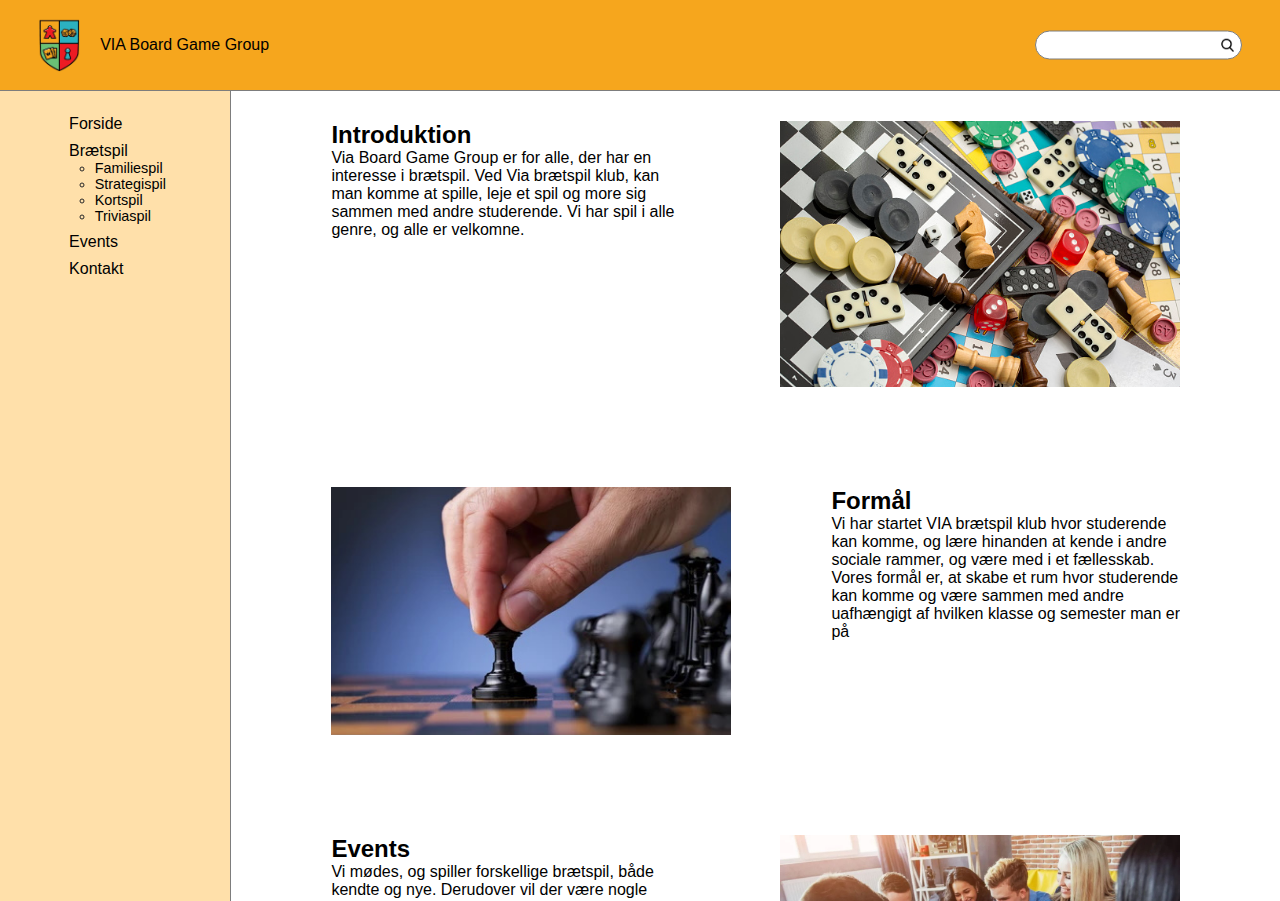
<file: pages/index.html>
<!--
  Author: Rune
  Description: This is the frontpage of the website
-->

<!DOCTYPE html>
<html lang="da">
  <head>
    <meta charset="UTF-8">
    <title>VIA Board Game Group</title>
    <link rel="icon" type="image/png" href="../images/icon.png">
    <link href="../styles.css" type="text/css" rel="stylesheet">
  </head>

  <body>
    <!-- This is the horizontal navigation bar at the top of the page -->
    <div id="horiNavBar">
      <img id="horiNavBarLogo" src="../images/icon.png" alt="Logo">
      <h1 id="horiNavBarTitle">VIA Board Game Group</h1>
      <div id="horiNavBarSearchCon">
        <img
          id="horiNavBarSearchIcon"
          src="../images/search.png"
          alt="Search icon">
      </div>
    </div>

    <!-- This is the vertical navigation bar at the left side of the page -->
    <div id="vertNavBar">
      <ul id="vertNavBarList">
        <li class="vertNavBarHeader"><a href="index.html">Forside</a></li>
        <li class="vertNavBarHeader">
          <a href="brætspil.html">Brætspil</a>
          <ul class="vertNavBarSubList">
            <li><a href="familiespil.html">Familiespil</a></li>
            <li><a href="strategispil.html">Strategispil</a></li>
            <li><a href="kortspil.html">Kortspil</a></li>
            <li><a href="triviaspil.html">Triviaspil</a></li>
          </ul>
        </li>
        <li class="vertNavBarHeader"><a href="events.html">Events</a></li>
        <li class="vertNavBarHeader"><a href="kontakt.html">Kontakt</a></li>
      </ul>
    </div>
    <div id="front_page_container">
      <div class="front_page_section">
        <img
          src="../images/boardgame_pieces.jpeg"
          alt="Pile of
          boardgame pieces">
        <h2>Introduktion</h2>
        <p>
          Via Board Game Group er for alle, der har en interesse i brætspil. Ved
          Via brætspil klub, kan man komme at spille, leje et spil og more sig
          sammen med andre studerende. Vi har spil i alle genre, og alle er
          velkomne.
        </p>
      </div>
      <div class="front_page_section">
        <img src="../images/boardgame_chess.jpeg" alt="Chess">
        <h2>Formål</h2>
        <p>
          Vi har startet VIA brætspil klub hvor studerende kan komme, og lære
          hinanden at kende i andre sociale rammer, og være med i et fællesskab.
          Vores formål er, at skabe et rum hvor studerende kan komme og være
          sammen med andre uafhængigt af hvilken klasse og semester man er på
        </p>
      </div>
      <div class="front_page_section">
        <img
          src="../images/boardgame_event.jpeg"
          alt="People play
          boardgames">
        <h2>Events</h2>
        <p>
          Vi mødes, og spiller forskellige brætspil, både kendte og nye.
          Derudover vil der være nogle forskellige events/konkurrencer som man
          kan tilmelde sig under events.
        </p>
      </div>
      <div class="front_page_section">
        <img src="../images/coffee.jpg" alt="Cup of coffee">
        <h2>Forfriskninger</h2>
        <p>Det er muligt at købe kaffe og kage til de forskellige event.</p>
      </div>
    </div>
  </body>
</html>
</file>
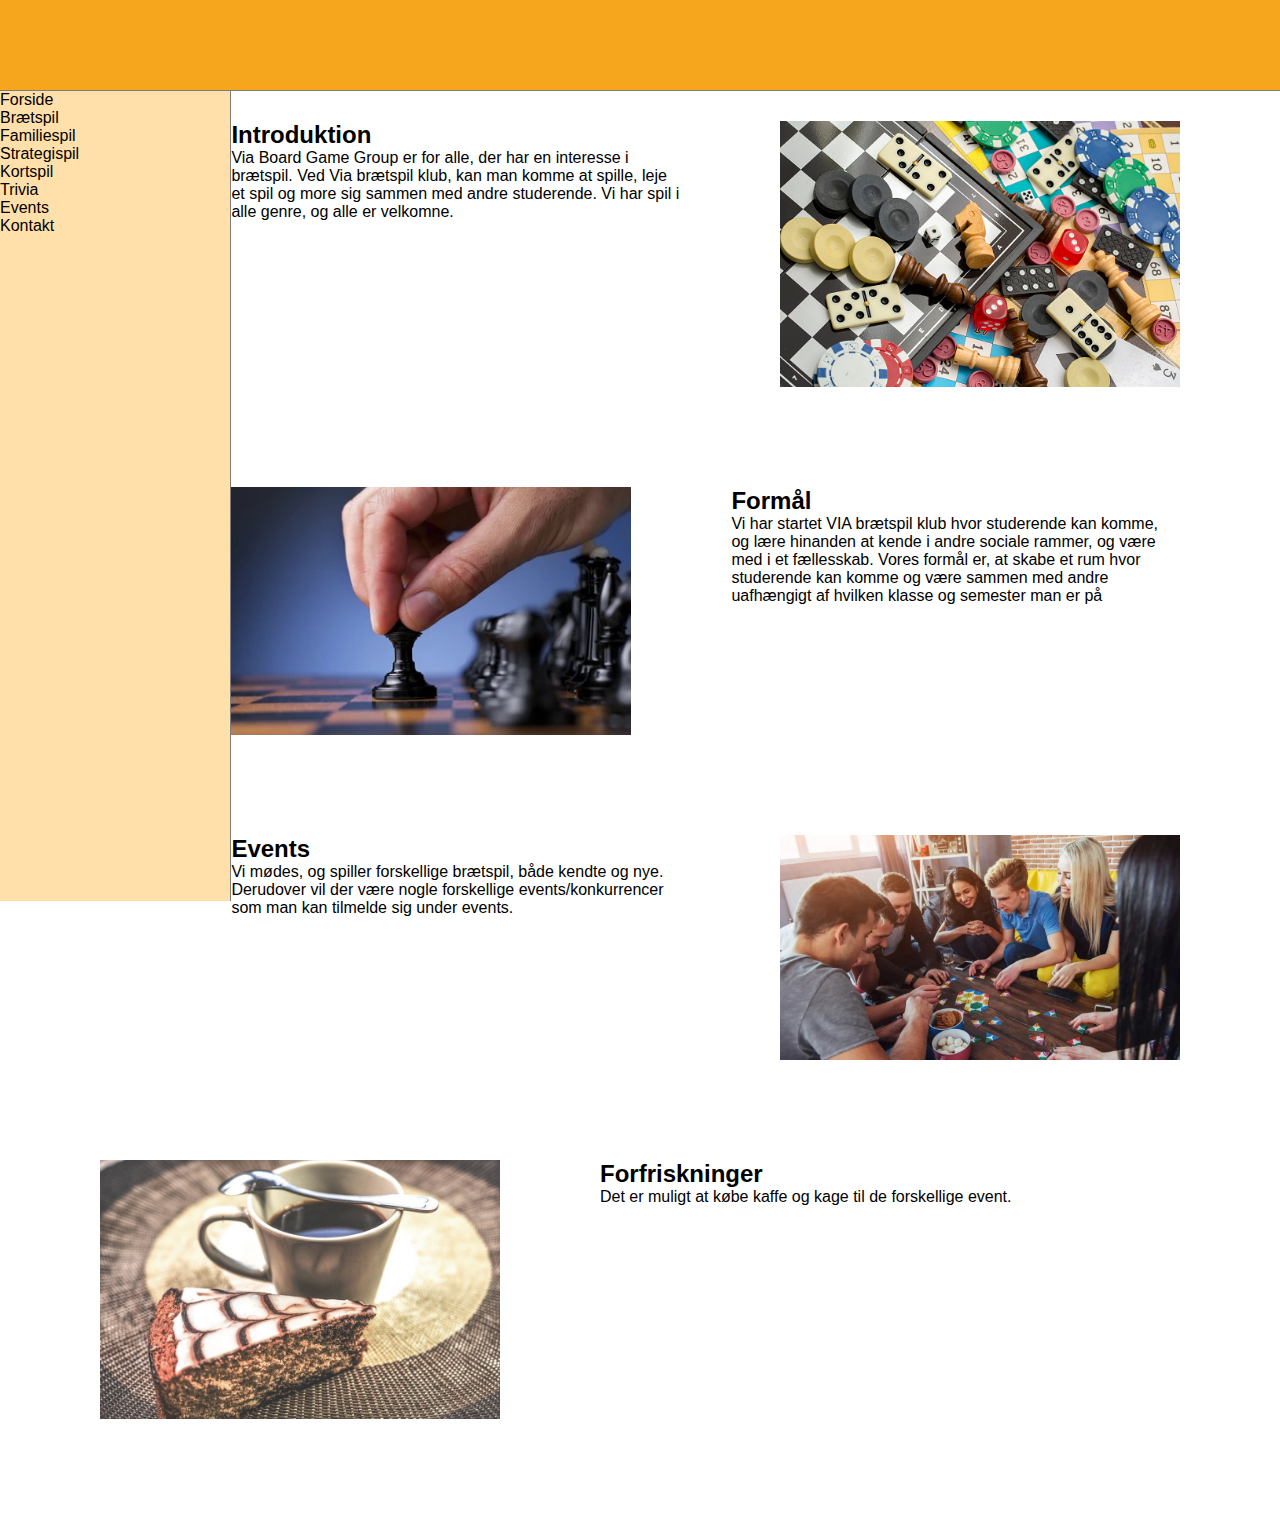
<file: frontpage.html>
<!DOCTYPE html>
<html lang="en">

<head>
    <meta charset="UTF-8">
    <title>♟ Via Board Game - Group</title>
    <link href="styles.css" type="text/css" rel="stylesheet">
</head>

<body>
    <div id="horiNavBar"></div>
    <div id="vertNavBar">
        <ul class="nav_list_main">
            <li><a href="frontpage.html">Forside</a></li>
            <li>
                <a href="frontpage.html">Brætspil</a>
                <ul class="nav_list_sub">
                    <li><a href="frontpage.html">Familiespil</a></li>
                    <li><a href="frontpage.html">Strategispil</a></li>
                    <li><a href="frontpage.html">Kortspil</a></li>
                    <li><a href="frontpage.html">Trivia</a></li>
                </ul>
            </li>
            <li><a href="frontpage.html">Events</a></li>
            <li><a href="frontpage.html">Kontakt</a></li>
        </ul>
    </div>
    <div id="font_page_container">
        <div class="front_page_section">
            <img src="images/boardgame_pieces.jpeg">
            <h2>Introduktion</h2>
            <p> Via Board Game Group er for alle, der har en interesse i brætspil.
                Ved Via brætspil klub, kan man komme at spille,
                leje et spil og more sig sammen med andre studerende.
                Vi har spil i alle genre, og alle er velkomne.
            </p>
        </div>
        <div class="front_page_section">
            <img src="images/boardgame_chess.jpeg">
            <h2>Formål</h2>
            <p> Vi har startet VIA brætspil klub hvor studerende kan komme,
                og lære hinanden at kende i andre sociale rammer, og være med i et fællesskab.
                Vores formål er, at skabe et rum hvor studerende kan komme og være sammen med andre
                uafhængigt af hvilken klasse og semester man er på
            </p>
        </div>
        <div class="front_page_section">
            <img src="images/boardgame_event.jpeg">
            <h2>Events</h2>
            <p> Vi mødes, og spiller forskellige brætspil, både kendte og nye.
                Derudover vil der være nogle forskellige events/konkurrencer
                som man kan tilmelde sig under events.
            </p>
        </div>
        <div class="front_page_section">
            <img src="images/coffee.jpg">
            <h2>Forfriskninger</h2>
            <p>Det er muligt at købe kaffe og kage til de forskellige event.</p>
        </div>

    </div>
</body>

</html>
</file>
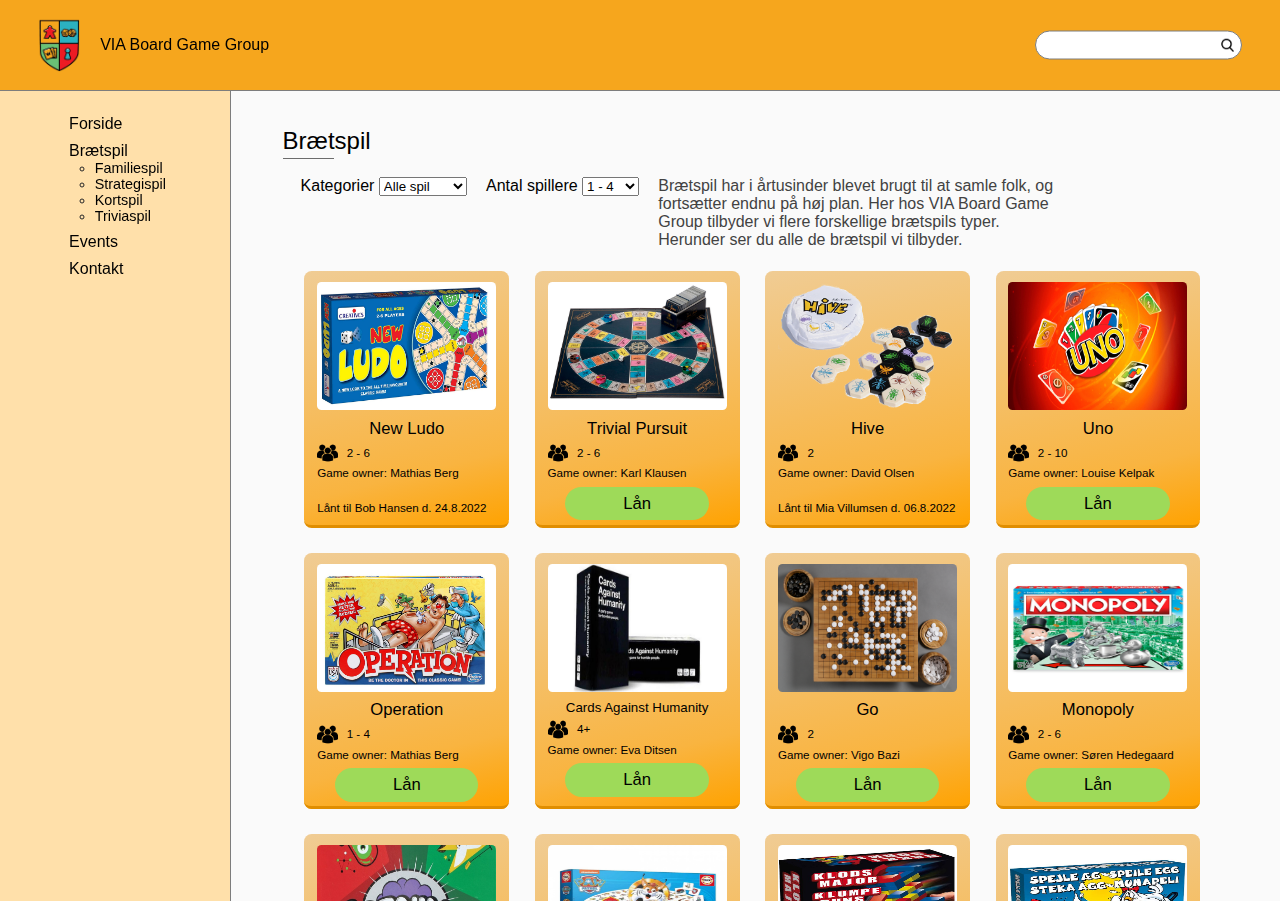
<file: pages/brætspil.html>
<!--
  Author: Sebastian Cedbak Bak
  Description: This is a page that contains all the board games of the website
-->

<!DOCTYPE html>
<html lang="da">
  <head>
    <!-- Defines charset to use -->
    <meta charset="utf-8">

    <!-- Imports CSS styling -->
    <link rel="stylesheet" href="../styles.css">

    <!-- Sets the title of this page -->
    <title>Brætspil - VIA Board Game Group</title>

    <!-- Sets the favicon of this page -->
    <link rel="icon" type="image/png" href="../images/icon.png">
  </head>

  <body>
    <div>

      <!-- This is the horizontal navigation bar at the top of the page -->
      <div id="horiNavBar">

        <!-- Our logo and website name -->
        <img id="horiNavBarLogo" src="../images/icon.png" alt="Logo">
        <h1 id="horiNavBarTitle">VIA Board Game Group</h1>

        <!-- This is our search field -->
        <div id="horiNavBarSearchCon">
          <img
            id="horiNavBarSearchIcon"
            src="../images/search.png"
            alt="Search
            Icon">
        </div>
      </div>

      <!-- This is the vertical navigation bar at the left side of the page -->
      <div id="vertNavBar">
        <!-- This unordered list contains links to all the different pages of our website -->
        <ul id="vertNavBarList">
          <li class="vertNavBarHeader"><a href="index.html">Forside</a></li>
          <li class="vertNavBarHeader">
            <a href="brætspil.html">Brætspil</a>
            <ul class="vertNavBarSubList">
              <li><a href="familiespil.html">Familiespil</a></li>
              <li><a href="strategispil.html">Strategispil</a></li>
              <li><a href="kortspil.html">Kortspil</a></li>
              <li><a href="triviaspil.html">Triviaspil</a></li>
            </ul>
          </li>
          <li class="vertNavBarHeader"><a href="events.html">Events</a></li>
          <li class="vertNavBarHeader"><a href="kontakt.html">Kontakt</a></li>
        </ul>
      </div>

      <!-- Main content -->
      <div id="mainCon">

        <!-- The title of the page -->
        <h2 class="pageHeader">Brætspil</h2>
        <div class="smallDivider"></div>

        <!-- Filter options -->
        <div id="filterCon">

          <!-- Drop down menu of game types -->
          <div class="dropDownMenu">
            <label>Kategorier</label>
            <select name="kategorier">
              <option value="allespil" selected="selected">Alle spil</option>
              <option value="familiespil">Familiespil</option>
              <option value="strategispil">Strategispil</option>
              <option value="kortspil">Kortspil</option>
              <option value="triviaspil">Triviaspil</option>
            </select>
          </div>

          <!-- Drop down menu that selects number of players, for a given game -->
          <div class="dropDownMenu">
            <label>Antal spillere</label>
            <select name="antal_spillere">
              <option value="2-4">1 - 4</option>
              <option value="4-8">4 - 8</option>
              <option value="8-16">8 - 16</option>
              <option value="16+">16+</option>
            </select>
          </div>
        </div>

        <!-- Category description -->
        <p id="kategoriBeskrivelse">
          Brætspil har i årtusinder blevet brugt til at samle folk, og
          fortsætter endnu på høj plan. Her hos VIA Board Game Group tilbyder vi
          flere forskellige brætspils typer. Herunder ser du alle de brætspil vi
          tilbyder.
        </p>

        <!-- The board games 
        This div contains all the game "cards". Each card contains an image,
        game name, number of players, game owner, and possible lent to and lent date.
        -->
        <div id="boardGamesCon">

          <!-- New Ludo -->
          <div class="boardGameCard">
            <div class="boardGameCardBottom"></div>
            <img
              class="boardGameCardImage"
              src="../images/brætspil/newLudo.jpg"
              alt="New
              Ludo">
            <p class="boardGameCardTitle">New Ludo</p>
            <div class="boardGameCardPlayersCon">
              <img
                class="boardGameCardPlayersImg"
                src="../images/people.png"
                alt="People icon">
              <p class="boardGameCardText">2 - 6</p>
            </div>
            <p class="boardGameCardText gameOwnerText">
              Game owner: Mathias Berg
            </p>
            <p class="boardGameCardText">Lånt til Bob Hansen d. 24.8.2022</p>
          </div>

          <!-- Trivia Pursuit -->
          <div class="boardGameCard">
            <div class="boardGameCardBottom"></div>
            <img
              class="boardGameCardImage"
              src="../images/brætspil/trivialPursuit.jpg"
              alt="Trivial Pursuit">
            <p class="boardGameCardTitle">Trivial Pursuit</p>
            <div class="boardGameCardPlayersCon">
              <img
                class="boardGameCardPlayersImg"
                src="../images/people.png"
                alt="People icon">
              <p class="boardGameCardText">2 - 6</p>
            </div>
            <p class="boardGameCardText">Game owner: Karl Klausen</p>
            <div class="boardGameCardButton">Lån</div>
          </div>

          <!-- Hive -->
          <div class="boardGameCard">
            <div class="boardGameCardBottom"></div>
            <img
              class="boardGameCardImage"
              src="../images/brætspil/hive.png"
              alt="Hive">
            <p class="boardGameCardTitle">Hive</p>
            <div class="boardGameCardPlayersCon">
              <img
                class="boardGameCardPlayersImg"
                src="../images/people.png"
                alt="People icon">
              <p class="boardGameCardText">2</p>
            </div>
            <p class="boardGameCardText gameOwnerText">
              Game owner: David Olsen
            </p>
            <p class="boardGameCardText">
              Lånt til Mia Villumsen d. 06.8.2022
            </p>
          </div>

          <!-- Uno -->
          <div class="boardGameCard">
            <div class="boardGameCardBottom"></div>
            <img
              class="boardGameCardImage"
              src="../images/brætspil/uno.jpg"
              alt="Uno">
            <p class="boardGameCardTitle">Uno</p>
            <div class="boardGameCardPlayersCon">
              <img
                class="boardGameCardPlayersImg"
                src="../images/people.png"
                alt="People icon">
              <p class="boardGameCardText">2 - 10</p>
            </div>
            <p class="boardGameCardText">Game owner: Louise Kelpak</p>
            <div class="boardGameCardButton">Lån</div>
          </div>

          <!-- Operation -->
          <div class="boardGameCard">
            <div class="boardGameCardBottom"></div>
            <img
              class="boardGameCardImage"
              src="../images/brætspil/operationjpg.jpeg"
              alt="Operation">
            <p class="boardGameCardTitle">Operation</p>
            <div class="boardGameCardPlayersCon">
              <img
                class="boardGameCardPlayersImg"
                src="../images/people.png"
                alt="People icon">
              <p class="boardGameCardText">1 - 4</p>
            </div>
            <p class="boardGameCardText">Game owner: Mathias Berg</p>
            <div class="boardGameCardButton">Lån</div>
          </div>

          <!-- Cards Against Humanity -->
          <div class="boardGameCard">
            <div class="boardGameCardBottom"></div>
            <img
              class="boardGameCardImage"
              src="../images/brætspil/cardsAgainstHumanity.jpg"
              alt="Cards Against Humanity">
            <p class="boardGameCardTitleSmall">Cards Against Humanity</p>
            <div class="boardGameCardPlayersCon">
              <img
                class="boardGameCardPlayersImg"
                src="../images/people.png"
                alt="People icon">
              <p class="boardGameCardText">4+</p>
            </div>
            <p class="boardGameCardText">Game owner: Eva Ditsen</p>
            <div class="boardGameCardButton">Lån</div>
          </div>

          <!-- Go -->
          <div class="boardGameCard">
            <div class="boardGameCardBottom"></div>
            <img
              class="boardGameCardImage"
              src="../images/brætspil/go.png"
              alt="Go">
            <p class="boardGameCardTitle">Go</p>
            <div class="boardGameCardPlayersCon">
              <img
                class="boardGameCardPlayersImg"
                src="../images/people.png"
                alt="People icon">
              <p class="boardGameCardText">2</p>
            </div>
            <p class="boardGameCardText">Game owner: Vigo Bazi</p>
            <div class="boardGameCardButton">Lån</div>
          </div>

          <!-- Monopoly -->
          <div class="boardGameCard">
            <div class="boardGameCardBottom"></div>
            <img
              class="boardGameCardImage"
              src="../images/brætspil/monopoly.jpg"
              alt="Uno">
            <p class="boardGameCardTitle">Monopoly</p>
            <div class="boardGameCardPlayersCon">
              <img
                class="boardGameCardPlayersImg"
                src="../images/people.png"
                alt="People icon">
              <p class="boardGameCardText">2 - 6</p>
            </div>
            <p class="boardGameCardText">Game owner: Søren Hedegaard</p>
            <div class="boardGameCardButton">Lån</div>
          </div>

          <!-- Cranium -->
          <div class="boardGameCard">
            <div class="boardGameCardBottom"></div>
            <img
              class="boardGameCardImage"
              src="../images/brætspil/cranium.jpg"
              alt="Cranium">
            <p class="boardGameCardTitle">Cranium</p>
            <div class="boardGameCardPlayersCon">
              <img
                class="boardGameCardPlayersImg"
                src="../images/people.png"
                alt="People icon">
              <p class="boardGameCardText">2 - 6</p>
            </div>
            <p class="boardGameCardText gameOwnerText">
              Game owner: Rasmus Berg
            </p>
            <p class="boardGameCardText">
              Lånt til Solvej Nielsen d. 24.8.2022
            </p>
          </div>

          <!-- Vildkatten -->
          <div class="boardGameCard">
            <div class="boardGameCardBottom"></div>
            <img
              class="boardGameCardImage"
              src="../images/brætspil/vilkatten.jpg"
              alt="Vildkatten">
            <p class="boardGameCardTitle">Vildkatten</p>
            <div class="boardGameCardPlayersCon">
              <img
                class="boardGameCardPlayersImg"
                src="../images/people.png"
                alt="People icon">
              <p class="boardGameCardText">2 - 10</p>
            </div>
            <p class="boardGameCardText gameOwnerText">
              Game owner: Rasmus Berg
            </p>
            <p class="boardGameCardText">
              Lånt til Solvej Nielsen d. 24.8.2022
            </p>
          </div>

          <!-- Klodsmajor -->
          <div class="boardGameCard">
            <div class="boardGameCardBottom"></div>
            <img
              class="boardGameCardImage"
              src="../images/brætspil/klodsmajor.jpg"
              alt="Uno">
            <p class="boardGameCardTitle">Klodsmajor</p>
            <div class="boardGameCardPlayersCon">
              <img
                class="boardGameCardPlayersImg"
                src="../images/people.png"
                alt="People icon">
              <p class="boardGameCardText">2 - 10</p>
            </div>
            <p class="boardGameCardText">Game owner: Rikke Damgaard</p>
            <div class="boardGameCardButton">Lån</div>
          </div>

          <!-- Spejlæg -->
          <div class="boardGameCard">
            <div class="boardGameCardBottom"></div>
            <img
              class="boardGameCardImage"
              src="../images/brætspil/Spejlæg.jpg"
              alt="Uno">
            <p class="boardGameCardTitle">Spejlæg</p>
            <div class="boardGameCardPlayersCon">
              <img
                class="boardGameCardPlayersImg"
                src="../images/people.png"
                alt="People icon">
              <p class="boardGameCardText">2 - 4</p>
            </div>
            <p class="boardGameCardText">Game owner: Ole Knudsen</p>
            <div class="boardGameCardButton">Lån</div>
          </div>

          <!-- Labyrinth -->
          <div class="boardGameCard">
            <div class="boardGameCardBottom"></div>
            <img
              class="boardGameCardImage"
              src="../images/brætspil/labyrinth.jpg"
              alt="Vildkatten">
            <p class="boardGameCardTitle">Labyrinth</p>
            <div class="boardGameCardPlayersCon">
              <img
                class="boardGameCardPlayersImg"
                src="../images/people.png"
                alt="People icon">
              <p class="boardGameCardText">2 - 4</p>
            </div>
            <p class="boardGameCardText gameOwnerText">
              Game owner: Rasmus Berg
            </p>
            <p class="boardGameCardText">Lånt til Charlotte d. 24.8.2022</p>
          </div>

          <!-- Stratego -->
          <div class="boardGameCard">
            <div class="boardGameCardBottom"></div>
            <img
              class="boardGameCardImage"
              src="../images/brætspil/stratego.jpg"
              alt="Stratego">
            <p class="boardGameCardTitle">Stratego</p>
            <div class="boardGameCardPlayersCon">
              <img
                class="boardGameCardPlayersImg"
                src="../images/people.png"
                alt="People icon">
              <p class="boardGameCardText">2</p>
            </div>
            <p class="boardGameCardText">Game owner: Signe Solberg</p>
            <div class="boardGameCardButton">Lån</div>
          </div>

          <!-- Chess -->
          <div class="boardGameCard">
            <div class="boardGameCardBottom"></div>
            <img
              class="boardGameCardImage"
              src="../images/brætspil/chess.jpg"
              alt="Chess">
            <p class="boardGameCardTitle">Skak</p>
            <div class="boardGameCardPlayersCon">
              <img
                class="boardGameCardPlayersImg"
                src="../images/people.png"
                alt="People icon">
              <p class="boardGameCardText">2</p>
            </div>
            <p class="boardGameCardText">Game owner: Kenneth Petersen</p>
            <div class="boardGameCardButton">Lån</div>
          </div>

          <!-- Sequence -->
          <div class="boardGameCard">
            <div class="boardGameCardBottom"></div>
            <img
              class="boardGameCardImage"
              src="../images/brætspil/sequence.jpg"
              alt="Sequence">
            <p class="boardGameCardTitle">Sequence</p>
            <div class="boardGameCardPlayersCon">
              <img
                class="boardGameCardPlayersImg"
                src="../images/people.png"
                alt="People icon">
              <p class="boardGameCardText">2 - 12</p>
            </div>
            <p class="boardGameCardText">Game owner: Kasper Kampmann</p>
            <div class="boardGameCardButton">Lån</div>
          </div>

          <!-- Risk -->
          <div class="boardGameCard">
            <div class="boardGameCardBottom"></div>
            <img
              class="boardGameCardImage"
              src="../images/brætspil/risk.jpeg"
              alt="Risk">
            <p class="boardGameCardTitle">Risk</p>
            <div class="boardGameCardPlayersCon">
              <img
                class="boardGameCardPlayersImg"
                src="../images/people.png"
                alt="People icon">
              <p class="boardGameCardText">2 - 6</p>
            </div>
            <p class="boardGameCardText">Game owner: Maria Nygaard</p>
            <div class="boardGameCardButton">Lån</div>
          </div>

          <!-- Chinese checkers (kinaskak) -->
          <div class="boardGameCard">
            <div class="boardGameCardBottom"></div>
            <img
              class="boardGameCardImage"
              src="../images/brætspil/chineseCheckers.jpg"
              alt="Chinsese Checkers">
            <p class="boardGameCardTitle">Kinaskak</p>
            <div class="boardGameCardPlayersCon">
              <img
                class="boardGameCardPlayersImg"
                src="../images/people.png"
                alt="People icon">
              <p class="boardGameCardText">2 - 6</p>
            </div>
            <p class="boardGameCardText gameOwnerText">
              Game owner: Rasmus Thomsen
            </p>
            <p class="boardGameCardText">
              Lånt til Kasper Kampmann d. 20.9.2022
            </p>
          </div>

          <!-- Poker -->
          <div class="boardGameCard">
            <div class="boardGameCardBottom"></div>
            <img
              class="boardGameCardImage"
              src="../images/brætspil/poker.jpg"
              alt="Poker">
            <p class="boardGameCardTitle">Poker</p>
            <div class="boardGameCardPlayersCon">
              <img
                class="boardGameCardPlayersImg"
                src="../images/people.png"
                alt="People icon">
              <p class="boardGameCardText">2 - 12</p>
            </div>
            <p class="boardGameCardText">Game owner: Rita Frederiksen</p>
            <div class="boardGameCardButton">Lån</div>
          </div>

          <!-- Bezzerwizzer -->
          <div class="boardGameCard">
            <div class="boardGameCardBottom"></div>
            <img
              class="boardGameCardImage"
              src="../images/brætspil/bezzerwizzer.jpg"
              alt="Bezzerwizzer">
            <p class="boardGameCardTitle">Bezzerwizzer</p>
            <div class="boardGameCardPlayersCon">
              <img
                class="boardGameCardPlayersImg"
                src="../images/people.png"
                alt="People icon">
              <p class="boardGameCardText">2 - 16</p>
            </div>
            <p class="boardGameCardText">Game owner: Erik Olsen</p>
            <div class="boardGameCardButton">Lån</div>
          </div>

          <!-- Ticket to Ride -->
          <div class="boardGameCard">
            <div class="boardGameCardBottom"></div>
            <img
              class="boardGameCardImage"
              src="../images/brætspil/ticket-to-ride-europe.jpg"
              alt="Uno">
            <p class="boardGameCardTitle">Ticket to Ride</p>
            <div class="boardGameCardPlayersCon">
              <img
                class="boardGameCardPlayersImg"
                src="../images/people.png"
                alt="People icon">
              <p class="boardGameCardText">2 - 5</p>
            </div>
            <p class="boardGameCardText">Game owner: Casper Christensen</p>
            <div class="boardGameCardButton">Lån</div>
          </div>

          <!-- Partners -->
          <div class="boardGameCard">
            <div class="boardGameCardBottom"></div>
            <img
              class="boardGameCardImage"
              src="../images/brætspil/partners.png"
              alt="Partners">
            <p class="boardGameCardTitle">Partners</p>
            <div class="boardGameCardPlayersCon">
              <img
                class="boardGameCardPlayersImg"
                src="../images/people.png"
                alt="People icon">
              <p class="boardGameCardText">For præcis 4 spillere</p>
            </div>
            <p class="boardGameCardText gameOwnerText">
              Game owner: Ole Knudsen
            </p>
            <p class="boardGameCardText">Lånt til Mia d. 23.8.2022</p>
          </div>

          <!-- Alias: Party -->
          <div class="boardGameCard">
            <div class="boardGameCardBottom"></div>
            <img
              class="boardGameCardImage"
              src="../images/brætspil/alias-party.png"
              alt="Alias: Party">
            <p class="boardGameCardTitle">Alias: Party</p>
            <div class="boardGameCardPlayersCon">
              <img
                class="boardGameCardPlayersImg"
                src="../images/people.png"
                alt="People icon">
              <p class="boardGameCardText">For mindst 4</p>
            </div>
            <p class="boardGameCardText">Game owner: Ole Knudsen</p>
            <div class="boardGameCardButton">Lån</div>
          </div>
          <!-- Matador -->
          <div class="boardGameCard">
            <div class="boardGameCardBottom"></div>
            <img
              class="boardGameCardImage"
              src="../images/brætspil/matador.png"
              alt="Matador">
            <p class="boardGameCardTitle">Matador</p>
            <div class="boardGameCardPlayersCon">
              <img
                class="boardGameCardPlayersImg"
                src="../images/people.png"
                alt="People icon">
              <p class="boardGameCardText">3 - 6</p>
            </div>
            <p class="boardGameCardText">Game owner: Ole Knudsen</p>
            <div class="boardGameCardButton">Lån</div>
          </div>
          <!-- Skal vi vaedde? -->
          <div class="boardGameCard">
            <div class="boardGameCardBottom"></div>
            <img
              class="boardGameCardImage"
              src="../images/brætspil/1186806.jpg"
              alt="Skal vi vaedde?">
            <p class="boardGameCardTitle">Skal vi vaedde?</p>
            <div class="boardGameCardPlayersCon">
              <img
                class="boardGameCardPlayersImg"
                src="../images/people.png"
                alt="People icon">
              <p class="boardGameCardText">3 - 8</p>
            </div>
            <p class="boardGameCardText">Game owner: Erik Olsen</p>
            <div class="boardGameCardButton">Lån</div>
          </div>

          <!-- Barricade - Fra Smallfoot -->
          <div class="boardGameCard">
            <div class="boardGameCardBottom"></div>
            <img
              class="boardGameCardImage"
              src="../images/brætspil/barricadeFraSmallfoot.png"
              alt="Barricade">
            <p class="boardGameCardTitle">Barricade</p>
            <div class="boardGameCardPlayersCon">
              <img
                class="boardGameCardPlayersImg"
                src="../images/people.png"
                alt="People icon">
              <p class="boardGameCardText">2 - 4</p>
            </div>
            <p class="boardGameCardText">Game owner: Rasmus Berg</p>
            <div class="boardGameCardButton">Lån</div>
          </div>
        </div>

        <!-- Some extra space in the bottom of the page -->
        <div class="bottomSpace"></div>
      </div>
    </div>
  </body>
</html>
</file>
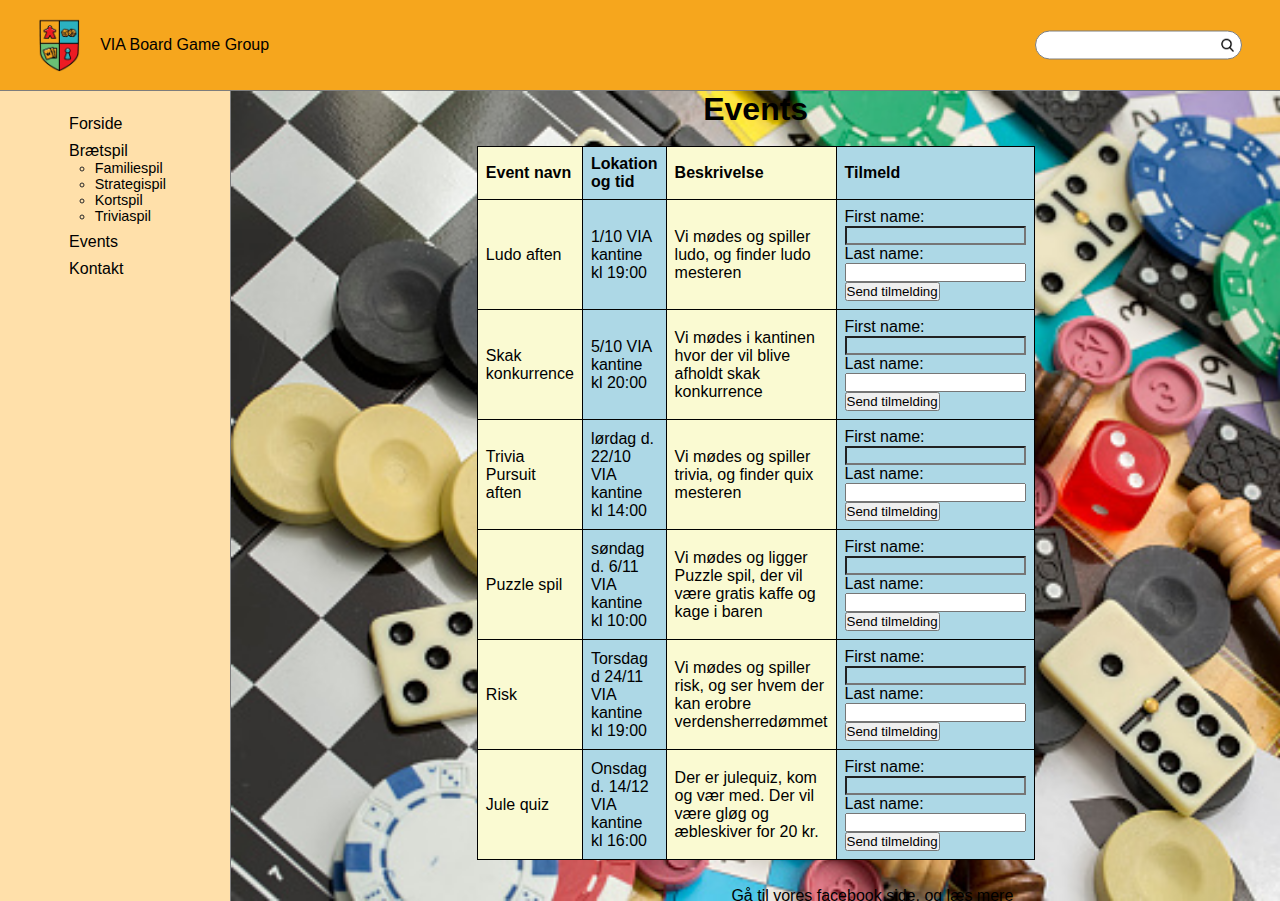
<file: pages/Events.html>
<!--
  Author: Simone
  Description: This is a page that contains all the board game events of the website
-->

<!DOCTYPE html>
<html lang="da">
  <head>
    <meta charset="utf-8">
    <link href="../styles.css" rel="stylesheet">
    <title>Events - VIA Board Game Group</title>
    <link rel="icon" type="image/png" href="../images/icon.png">
  </head>

  <body>
    <div>
      <!-- This is the horizontal navigation bar at the top of the page -->
      <div id="horiNavBar">
        <img id="horiNavBarLogo" src="../images/icon.png" alt="Logo">
        <h1 id="horiNavBarTitle">VIA Board Game Group</h1>
        <div id="horiNavBarSearchCon">
          <img id="horiNavBarSearchIcon" src="../images/search.png" alt="Search
            icon">
        </div>
      </div>

      <!-- This is the vertical navigation bar at the left side of the page -->
      <div id="vertNavBar">
        <ul id="vertNavBarList">
          <li class="vertNavBarHeader"><a href="index.html">Forside</a></li>
          <li class="vertNavBarHeader">
            <a href="brætspil.html">Brætspil</a>
            <ul class="vertNavBarSubList">
              <li><a href="familiespil.html">Familiespil</a></li>
              <li><a href="strategispil.html">Strategispil</a></li>
              <li><a href="kortspil.html">Kortspil</a></li>
              <li><a href="triviaspil.html">Triviaspil</a></li>
            </ul>
          </li>
          <li class="vertNavBarHeader"><a href="events.html">Events</a></li>
          <li class="vertNavBarHeader"><a href="kontakt.html">Kontakt</a></li>
        </ul>
      </div>

      <div class="Event">
        <h1>Events</h1><br>
        <table class="center" id="tabel1">
          <tr>
            <th>Event navn</th>
            <th>Lokation og tid</th>
            <th>Beskrivelse</th>
            <th>Tilmeld</th>
          </tr>
          <tr>
            <td>Ludo aften</td>
            <td>1/10 VIA kantine kl 19:00</td>
            <td>Vi mødes og spiller ludo, og finder ludo mesteren</td>
            <td>
              <form action="http://www.Events.com/formhandler.php" method="post"
                name="myform">
                <label for="Fname_1">First name:</label>
                <input type="text" name="Fname" id="Fname_1"><br>
                <label for="Lname_1">Last name:</label>
                <input type="text" name="Lname" id="Lname_1"><br>
                <input type="submit" value="Send tilmelding">
              </form>
            </td>
          </tr>
          <tr>
            <td>Skak konkurrence</td>
            <td>5/10 VIA kantine kl 20:00</td>
            <td>
              Vi mødes i kantinen hvor der vil blive afholdt skak konkurrence
            </td>
            <td>
              <form
                action="http://www.Events.com/formhandler.php"
                method="post"
                name="myform">
                <label for="Fname_2">First name:</label>
                <input type="text" name="Fname" id="Fname_2"><br>
                <label for="Lname_2">Last name:</label>
                <input type="text" name="Lname" id="Lname_2"><br>
                <input type="submit" value="Send tilmelding">
              </form>
            </td>
          </tr>
          <tr>
            <td>Trivia Pursuit aften</td>
            <td>lørdag d. 22/10 VIA kantine kl 14:00</td>
            <td>Vi mødes og spiller trivia, og finder quix mesteren</td>
            <td>
              <form
                action="http://www.Events.com/formhandler.php"
                method="post"
                name="myform">
                <label for="Fname_3">First name:</label>
                <input type="text" name="Fname" id="Fname_3"><br>
                <label for="Lname_3">Last name:</label>
                <input type="text" name="Lname" id="Lname_3"><br>
                <input type="submit" value="Send tilmelding">
              </form>
            </td>
          </tr>
          <tr>
            <td>Puzzle spil</td>
            <td>søndag d. 6/11 VIA kantine kl 10:00</td>
            <td>
              Vi mødes og ligger Puzzle spil, der vil være gratis kaffe og kage
              i baren
            </td>
            <td>
              <form
                action="http://www.Events.com/formhandler.php"
                method="post"
                name="myform">
                <label for="Fname_4">First name:</label>
                <input type="text" name="Fname" id="Fname_4"><br>
                <label for="Lname_4">Last name:</label>
                <input type="text" name="Lname" id="Lname_4"><br>
                <input type="submit" value="Send tilmelding">
              </form>
            </td>
          </tr>
          <tr>
            <td>Risk</td>
            <td>Torsdag d 24/11 VIA kantine kl 19:00</td>
            <td>
              Vi mødes og spiller risk, og ser hvem der kan erobre
              verdensherredømmet
            </td>
            <td>
              <form
                action="http://www.Events.com/formhandler.php"
                method="post"
                name="myform">
                <label for="Fname_5">First name:</label>
                <input type="text" name="Fname" id="Fname_5"><br>
                <label for="Lname_5">Last name:</label>
                <input type="text" name="Lname" id="Lname_5"><br>
                <input type="submit" value="Send tilmelding">
              </form>
            </td>
          </tr>
          <tr>
            <td>Jule quiz</td>
            <td>Onsdag d. 14/12 VIA kantine kl 16:00</td>
            <td>
              Der er julequiz, kom og vær med. Der vil være gløg og æbleskiver
              for 20 kr.
            </td>
            <td>
              <form
                action="http://www.Events.com/formhandler.php"
                method="post"
                name="myform">
                <label for="Fname_6">First name:</label>
                <input type="text" name="Fname" id="Fname_6"><br>
                <label for="Lname_6">Last name:</label>
                <input type="text" name="Lname" id="Lname_6"><br>
                <input type="submit" value="Send tilmelding">
              </form>
            </td>
          </tr>
        </table>

        <div id="facebook">
          <p>Gå til vores facebook side, og læs mere</p>
          <a href="facebook.asp">
            <img
              src="../images/facebook.jpg"
              alt="Link til vores facebook side"
              style="width: 45px; height: 45px">
          </a>
        </div>
      </div>
    </div>
  </body>
</html>
</file>
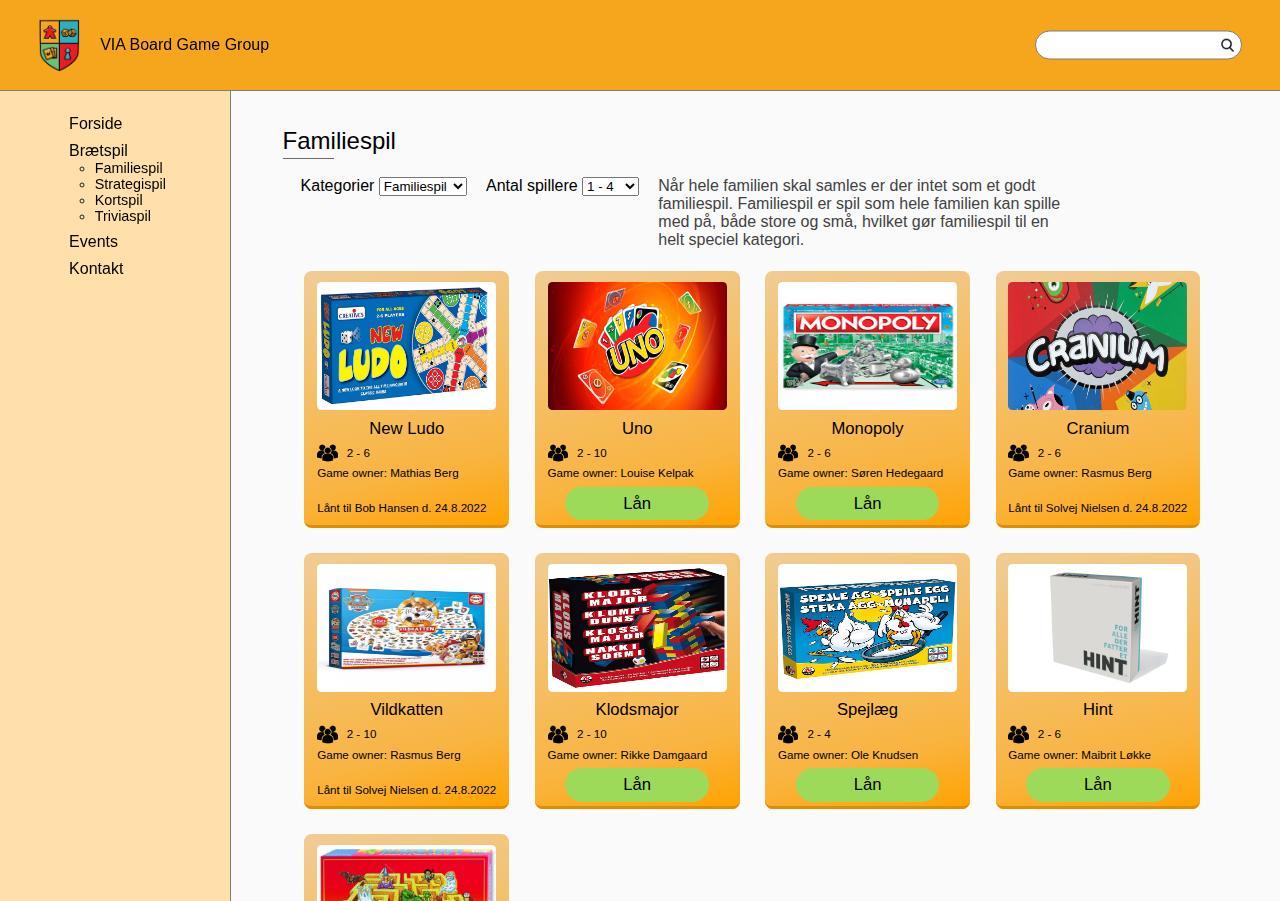
<file: pages/Familiespil.html>
<!--
  Author: Sebastian Cedbak Bak
  Description: This is a page that contains the family board games of the website
-->

<!DOCTYPE html>
<html lang="da">
  <head>
    <!-- Defines charset to use -->
    <meta charset="utf-8">

    <!-- Imports CSS styling -->
    <link rel="stylesheet" href="../styles.css">

    <!-- Sets the title of this page -->
    <title>Familiespil - VIA Board Game Group</title>

    <!-- Sets the favicon of this page -->
    <link rel="icon" type="image/png" href="../images/icon.png">
  </head>

  <body>
    <div>

      <!-- This is the horizontal navigation bar at the top of the page -->
      <div id="horiNavBar">

        <!-- Our logo and website name -->
        <img id="horiNavBarLogo" src="../images/icon.png" alt="Logo">
        <h1 id="horiNavBarTitle">VIA Board Game Group</h1>

        <!-- This is our search field -->
        <div id="horiNavBarSearchCon">
          <img
            id="horiNavBarSearchIcon"
            src="../images/search.png"
            alt="Search
            Icon">
        </div>
      </div>

      <!-- This is the vertical navigation bar at the left side of the page -->
      <div id="vertNavBar">
        <!-- This unordered list contains links to all the different pages of our website -->
        <ul id="vertNavBarList">
          <li class="vertNavBarHeader"><a href="index.html">Forside</a></li>
          <li class="vertNavBarHeader">
            <a href="brætspil.html">Brætspil</a>
            <ul class="vertNavBarSubList">
              <li><a href="familiespil.html">Familiespil</a></li>
              <li><a href="strategispil.html">Strategispil</a></li>
              <li><a href="kortspil.html">Kortspil</a></li>
              <li><a href="triviaspil.html">Triviaspil</a></li>
            </ul>
          </li>
          <li class="vertNavBarHeader"><a href="events.html">Events</a></li>
          <li class="vertNavBarHeader"><a href="kontakt.html">Kontakt</a></li>
        </ul>
      </div>

      <!-- Main content -->
      <div id="mainCon">

        <!-- The title of the page -->
        <h2 class="pageHeader">Familiespil</h2>
        <div class="smallDivider"></div>

        <!-- Filter options -->
        <div id="filterCon">

          <!-- Drop down menu of game types -->
          <div class="dropDownMenu">
            <label>Kategorier</label>
            <select name="kategorier">
              <option value="allespil">Alle spil</option>
              <option value="familiespil" selected="selected">
                Familiespil
              </option>
              <option value="strategispil">Strategispil</option>
              <option value="kortspil">Kortspil</option>
              <option value="triviaspil">Triviaspil</option>
            </select>
          </div>

          <!-- Drop down menu that selects number of players, for a given game -->
          <div class="dropDownMenu">
            <label>Antal spillere</label>
            <select name="antal_spillere">
              <option value="2-4">1 - 4</option>
              <option value="4-8">4 - 8</option>
              <option value="8-16">8 - 16</option>
              <option value="16+">16+</option>
            </select>
          </div>
        </div>

        <!-- Category description -->
        <p id="kategoriBeskrivelse">
          Når hele familien skal samles er der intet som et godt familiespil.
          Familiespil er spil som hele familien kan spille med på, både store og
          små, hvilket gør familiespil til en helt speciel kategori.
        </p>

        <!-- The board games 
        This div contains all the game "cards". Each card contains an image,
        game name, number of players, game owner, and possible lent to and lent date.
        -->
        <div id="boardGamesCon">

          <!-- New Ludo -->
          <div class="boardGameCard">
            <div class="boardGameCardBottom"></div>
            <img class="boardGameCardImage"
              src="../images/brætspil/newLudo.jpg" alt="New
              Ludo">
            <p class="boardGameCardTitle">New Ludo</p>
            <div class="boardGameCardPlayersCon">
              <img class="boardGameCardPlayersImg" src="../images/people.png"
                alt="boardGameCardPlayersImg">
              <p class="boardGameCardText">2 - 6</p>
            </div>
            <p class="boardGameCardText gameOwnerText">
              Game owner: Mathias Berg
            </p>
            <p class="boardGameCardText">Lånt til Bob Hansen d. 24.8.2022</p>
          </div>

          <!-- Uno -->
          <div class="boardGameCard">
            <div class="boardGameCardBottom"></div>
            <img class="boardGameCardImage" src="../images/brætspil/uno.jpg"
              alt="Uno">
            <p class="boardGameCardTitle">Uno</p>
            <div class="boardGameCardPlayersCon">
              <img class="boardGameCardPlayersImg" src="../images/people.png"
                alt="boardGameCardPlayersImg">
              <p class="boardGameCardText">2 - 10</p>
            </div>
            <p class="boardGameCardText">Game owner: Louise Kelpak</p>
            <div class="boardGameCardButton">Lån</div>
          </div>

          <!-- Monopoly -->
          <div class="boardGameCard">
            <div class="boardGameCardBottom"></div>
            <img class="boardGameCardImage"
              src="../images/brætspil/monopoly.jpg" alt="Uno">
            <p class="boardGameCardTitle">Monopoly</p>
            <div class="boardGameCardPlayersCon">
              <img class="boardGameCardPlayersImg" src="../images/people.png"
                alt="boardGameCardPlayersImg">
              <p class="boardGameCardText">2 - 6</p>
            </div>
            <p class="boardGameCardText">Game owner: Søren Hedegaard</p>
            <div class="boardGameCardButton">Lån</div>
          </div>

          <!-- Cranium -->
          <div class="boardGameCard">
            <div class="boardGameCardBottom"></div>
            <img class="boardGameCardImage"
              src="../images/brætspil/cranium.jpg" alt="Cranium">
            <p class="boardGameCardTitle">Cranium</p>
            <div class="boardGameCardPlayersCon">
              <img class="boardGameCardPlayersImg" src="../images/people.png"
                alt="boardGameCardPlayersImg">
              <p class="boardGameCardText">2 - 6</p>
            </div>
            <p class="boardGameCardText gameOwnerText">
              Game owner: Rasmus Berg
            </p>
            <p class="boardGameCardText">
              Lånt til Solvej Nielsen d. 24.8.2022
            </p>
          </div>

          <!-- Vildkatten -->
          <div class="boardGameCard">
            <div class="boardGameCardBottom"></div>
            <img class="boardGameCardImage"
              src="../images/brætspil/vilkatten.jpg" alt="Vildkatten">
            <p class="boardGameCardTitle">Vildkatten</p>
            <div class="boardGameCardPlayersCon">
              <img class="boardGameCardPlayersImg" src="../images/people.png"
                alt="boardGameCardPlayersImg">
              <p class="boardGameCardText">2 - 10</p>
            </div>
            <p class="boardGameCardText gameOwnerText">
              Game owner: Rasmus Berg
            </p>
            <p class="boardGameCardText">
              Lånt til Solvej Nielsen d. 24.8.2022
            </p>
          </div>

          <!-- Klodsmajor -->
          <div class="boardGameCard">
            <div class="boardGameCardBottom"></div>
            <img class="boardGameCardImage"
              src="../images/brætspil/klodsmajor.jpg" alt="Klodsmajor">
            <p class="boardGameCardTitle">Klodsmajor</p>
            <div class="boardGameCardPlayersCon">
              <img class="boardGameCardPlayersImg" src="../images/people.png"
                alt="boardGameCardPlayersImg">
              <p class="boardGameCardText">2 - 10</p>
            </div>
            <p class="boardGameCardText">Game owner: Rikke Damgaard</p>
            <div class="boardGameCardButton">Lån</div>
          </div>

          <!-- Spejlæg -->
          <div class="boardGameCard">
            <div class="boardGameCardBottom"></div>
            <img class="boardGameCardImage"
              src="../images/brætspil/Spejlæg.jpg" alt="Spejlæg">
            <p class="boardGameCardTitle">Spejlæg</p>
            <div class="boardGameCardPlayersCon">
              <img class="boardGameCardPlayersImg" src="../images/people.png"
                alt="boardGameCardPlayersImg">
              <p class="boardGameCardText">2 - 4</p>
            </div>
            <p class="boardGameCardText">Game owner: Ole Knudsen</p>
            <div class="boardGameCardButton">Lån</div>
          </div>

          <!-- Hint -->
          <div class="boardGameCard">
            <div class="boardGameCardBottom"></div>
            <img class="boardGameCardImage" src="../images/brætspil/hint.jpg"
              alt="Hint">
            <p class="boardGameCardTitle">Hint</p>
            <div class="boardGameCardPlayersCon">
              <img class="boardGameCardPlayersImg" src="../images/people.png"
                alt="boardGameCardPlayersImg">
              <p class="boardGameCardText">2 - 6</p>
            </div>
            <p class="boardGameCardText">Game owner: Maibrit Løkke</p>
            <div class="boardGameCardButton">Lån</div>
          </div>

          <!-- Labyrinth -->
          <div class="boardGameCard">
            <div class="boardGameCardBottom"></div>
            <img class="boardGameCardImage"
              src="../images/brætspil/labyrinth.jpg" alt="Labyrinth">
            <p class="boardGameCardTitle">Labyrinth</p>
            <div class="boardGameCardPlayersCon">
              <img class="boardGameCardPlayersImg" src="../images/people.png"
                alt="boardGameCardPlayersImg">
              <p class="boardGameCardText">2 - 4</p>
            </div>
            <p class="boardGameCardText gameOwnerText">
              Game owner: Rasmus Berg
            </p>
            <p class="boardGameCardText">Lånt til Charlotte d. 24.8.2022</p>
          </div>
        </div>

        <!-- Some extra space in the bottom of the page -->
        <div class="bottomSpace"></div>
      </div>
    </div>
  </body>
</html>
</file>
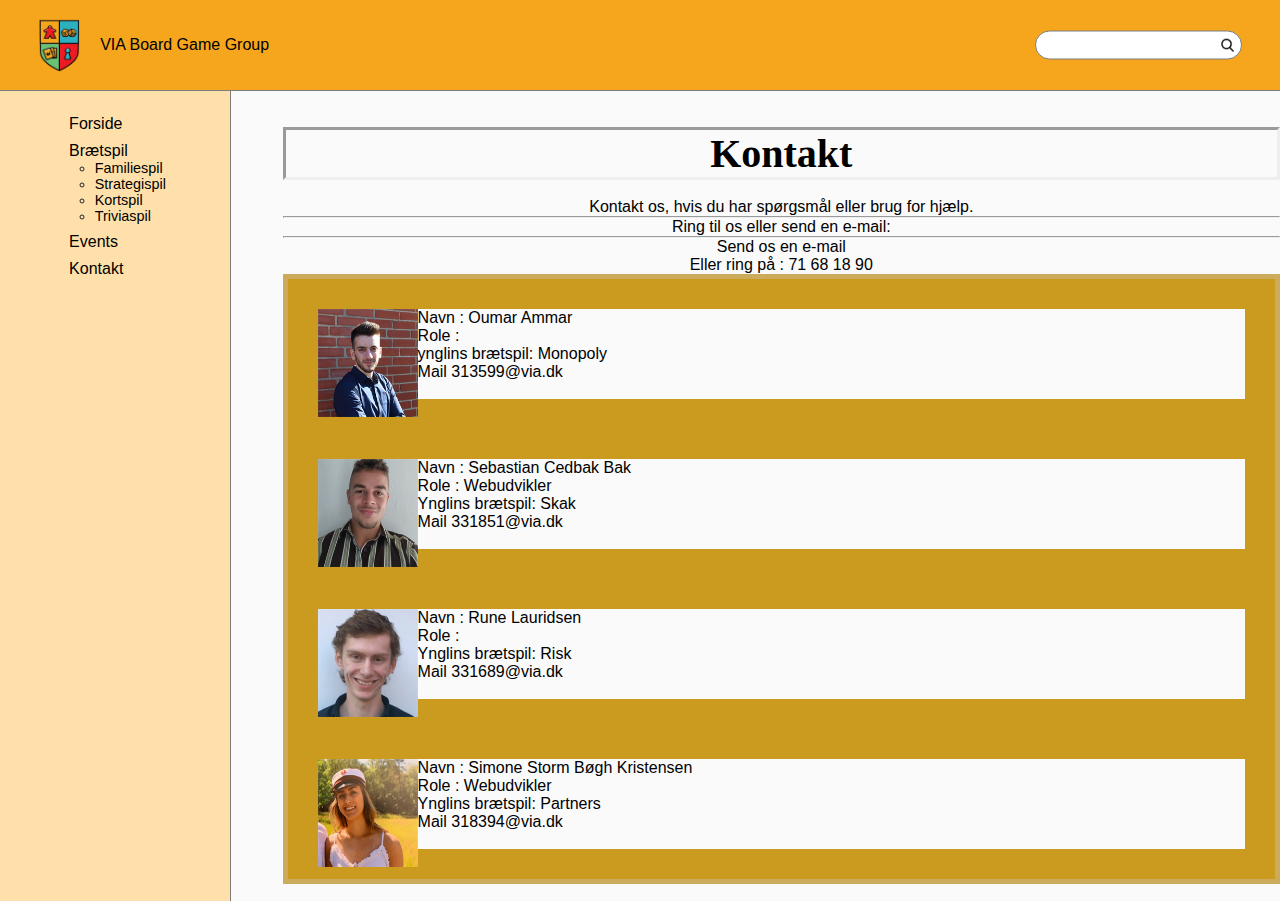
<file: pages/kontakt.html>
<!--
  Author: Omar
  Description: This is the contact information page
-->

<!DOCTYPE html>
<html lang="en">
    <head>
        <meta charset="utf-8">
        <link rel="stylesheet" href="../b.css">
        <link rel="stylesheet" href="../styles.css">
        <title>Kontakt - VIA Board Game Group</title>
        <link rel="icon" type="image/png" href="../images/icon.png">
    </head>
    <body>
        <div>
            <!-- This is the horizontal navigation bar at the top of the page -->
            <div id="horiNavBar">
                <img id="horiNavBarLogo" src="../images/icon.png" alt="Logo">
                <h1 id="horiNavBarTitle">VIA Board Game Group</h1>
                <div id="horiNavBarSearchCon">
                    <img id="horiNavBarSearchIcon" src="../images/search.png"
                        alt="Search
                        Icon">
                </div>
            </div>

            <!-- This is the vertical navigation bar at the left side of the page -->
            <div id="vertNavBar">
                <ul id="vertNavBarList">
                    <li class="vertNavBarHeader"><a href="index.html">Forside</a></li>
                    <li class="vertNavBarHeader">
                        <a href="brætspil.html">Brætspil</a>
                        <ul class="vertNavBarSubList">
                            <li><a href="Familiespil.html">Familiespil</a></li>
                            <li><a href="strategispil.html">Strategispil</a></li>
                            <li><a href="kortspil.html">Kortspil</a></li>
                            <li><a href="triviaspil.html">Triviaspil</a></li>
                        </ul>
                    </li>
                    <li class="vertNavBarHeader"><a href="Events.html">Events</a></li>
                    <li class="vertNavBarHeader"><a href="kontakt.html">Kontakt</a></li>
                </ul>
            </div>
            <!-- Main content -->
            <div id="mainCon">
                <h2>Kontakt</h2><br>
                <div id="info">
                    <pre>Kontakt os, hvis du har spørgsmål eller brug for hjælp.</pre>
                    <hr>
                    <p>Ring til os eller send en e-mail:</p>
                    <hr>
                    <p><a href="Oumar:313599@via.dk">Send os en e-mail</a></p>
                    <p> Eller ring på : <a href="tel:+457168189">71 68 18 90</a></p>
                </div>
                <div id="Persons">
                    <div id="Oumar">
                        <p><img class="kontakt_oumar"
                                src="../images/kontakt/Omar.png" alt="Picture of
                                Oumar" title="Oumar"
                                style="width:100px;height:108px;">
                        </p>
                        <div>
                            <p> Navn : Oumar Ammar</p>
                            <p> Role : </p>
                            <p> ynglins brætspil: Monopoly </p>
                            <p> Mail <a href="Oumar:313599@via.dk">313599@via.dk</a>
                            </p>
                            <br>
                        </div>
                    </div>
                    <div id="Bak">
                        <img class="kontakt_Bak"
                            src="../images/kontakt/Bak.png"
                            alt="Picture of Bak" title="Bak"
                            style="width:100px;height:108px;">
                        <div>
                            <p> Navn : Sebastian Cedbak Bak</p>
                            <p> Role : Webudvikler</p>
                            <p> Ynglins brætspil: Skak</p>
                            <p> Mail <a href="Sebastian:331851@via.dk">331851@via.dk</a>
                            </p>
                            <br>
                        </div>
                    </div>
                    <div id="Rune">
                        <p>
                            <img class="kontakt_Rune"
                                src="../images/kontakt/Rune.png"
                                alt="Picture of Rune" title="Rune"
                                style="width:100px;height:108px;">
                        </p>
                        <div>
                            <p> Navn : Rune Lauridsen</p>
                            <p> Role : </p>
                            <p> Ynglins brætspil: Risk</p>
                            <p> Mail <a href="Rune:331689@via.dk">331689@via.dk</a>
                            </p>
                            <br>
                        </div>
                    </div>
                    <div id="Simone">
                        <p>
                            <img class="kontakt_Simone"
                                src="../images/kontakt/Simone.png"
                                alt="Picture of Simone" title="Simone"
                                style="width:100px;height:108px;">
                        </p>
                        <p> Navn : Simone Storm Bøgh Kristensen</p>
                        <p> Role : Webudvikler </p>
                        <p> Ynglins brætspil: Partners </p>
                        <p> Mail <a href="Simone:318394@via.dk">318394@via.dk</a>
                        </p>
                        <br>
                    </div>
                </div>
            </div>
        </div>
    </body>
</html>
</file>
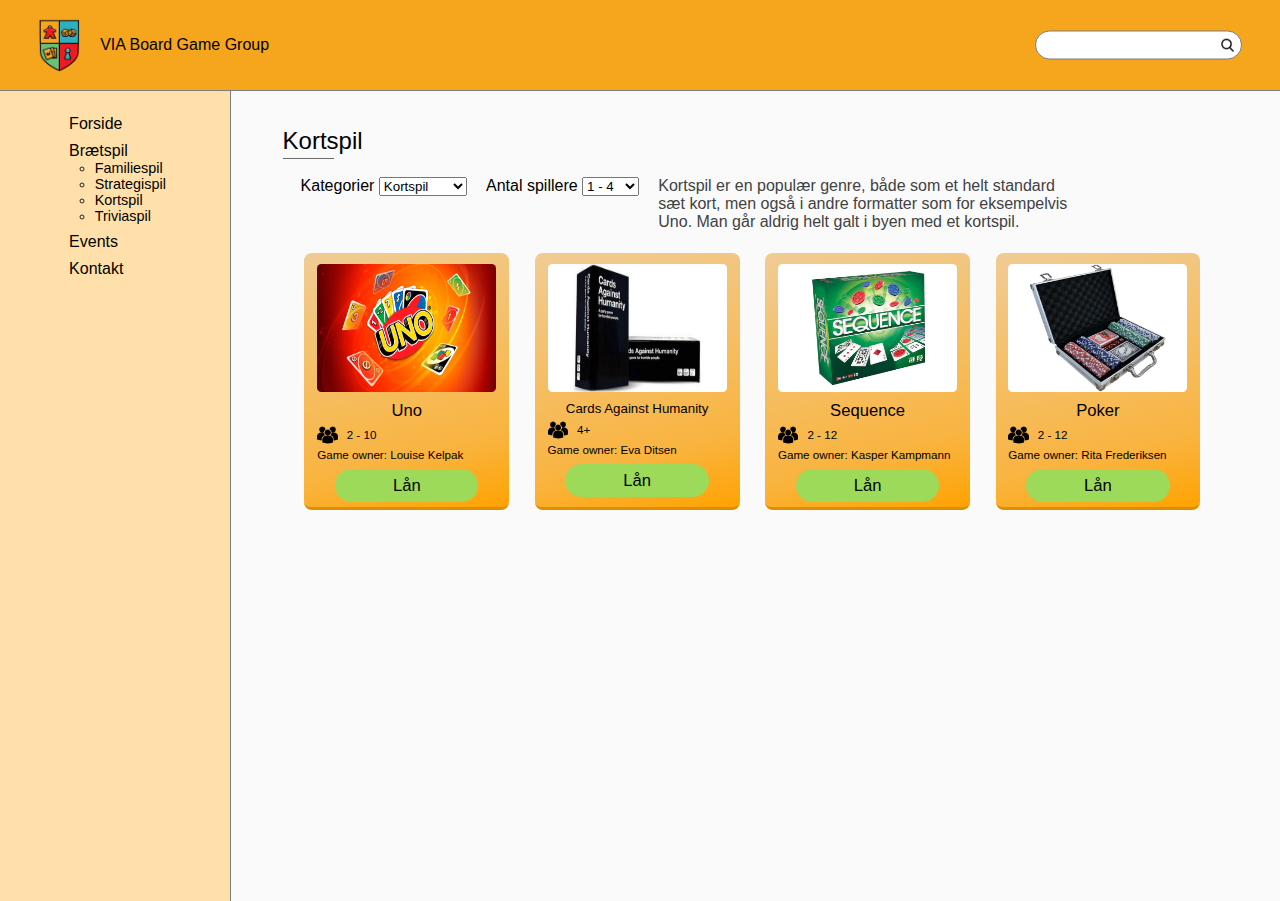
<file: pages/kortspil.html>
<!--
  Author: Sebastian Cedbak Bak
  Description: This is a page that contains the family board games of the website
-->

<!DOCTYPE html>
<html lang="da">
  <head>
    <!-- Defines charset to use -->
    <meta charset="utf-8">

    <!-- Imports CSS styling -->
    <link rel="stylesheet" href="../styles.css">

    <!-- Sets the title of this page -->
    <title>Kortspil - VIA Board Game Group</title>

    <!-- Sets the favicon of this page -->
    <link rel="icon" type="image/png" href="../images/icon.png">
  </head>

  <body>
    <div>

      <!-- This is the horizontal navigation bar at the top of the page -->
      <div id="horiNavBar">

        <!-- Our logo and website name -->
        <img id="horiNavBarLogo" src="../images/icon.png" alt="Logo">
        <h1 id="horiNavBarTitle">VIA Board Game Group</h1>

        <!-- This is our search field -->
        <div id="horiNavBarSearchCon">
          <img
            id="horiNavBarSearchIcon"
            src="../images/search.png"
            alt="Search
            Icon">
        </div>
      </div>

      <!-- This is the vertical navigation bar at the left side of the page -->
      <div id="vertNavBar">
        <!-- This unordered list contains links to all the different pages of our website -->
        <ul id="vertNavBarList">
          <li class="vertNavBarHeader"><a href="index.html">Forside</a></li>
          <li class="vertNavBarHeader">
            <a href="brætspil.html">Brætspil</a>
            <ul class="vertNavBarSubList">
              <li><a href="familiespil.html">Familiespil</a></li>
              <li><a href="strategispil.html">Strategispil</a></li>
              <li><a href="kortspil.html">Kortspil</a></li>
              <li><a href="triviaspil.html">Triviaspil</a></li>
            </ul>
          </li>
          <li class="vertNavBarHeader"><a href="events.html">Events</a></li>
          <li class="vertNavBarHeader"><a href="kontakt.html">Kontakt</a></li>
        </ul>
      </div>

      <!-- Main content -->
      <div id="mainCon">

        <!-- The title of the page -->
        <h2 class="pageHeader">Kortspil</h2>
        <div class="smallDivider"></div>

        <!-- Filter options -->
        <div id="filterCon">

          <!-- Drop down menu of game types -->
          <div class="dropDownMenu">
            <label>Kategorier</label>
            <select name="kategorier">
              <option value="allespil">Alle spil</option>
              <option value="familiespil">Familiespil</option>
              <option value="strategispil">Strategispil</option>
              <option value="kortspil" selected="selected">Kortspil</option>
              <option value="triviaspil">Triviaspil</option>
            </select>
          </div>

          <!-- Drop down menu that selects number of players, for a given game -->
          <div class="dropDownMenu">
            <label>Antal spillere</label>
            <select name="antal_spillere">
              <option value="2-4">1 - 4</option>
              <option value="4-8">4 - 8</option>
              <option value="8-16">8 - 16</option>
              <option value="16+">16+</option>
            </select>
          </div>
        </div>

        <!-- Category description -->
        <p id="kategoriBeskrivelse">
          Kortspil er en populær genre, både som et helt standard sæt kort, men
          også i andre formatter som for eksempelvis Uno. Man går aldrig helt
          galt i byen med et kortspil.
        </p>

        <!-- The board games 
        This div contains all the game "cards". Each card contains an image,
        game name, number of players, game owner, and possible lent to and lent date.
        -->
        <div id="boardGamesCon">

          <!-- Uno -->
          <div class="boardGameCard">
            <div class="boardGameCardBottom"></div>
            <img class="boardGameCardImage" src="../images/brætspil/uno.jpg"
              alt="Uno">
            <p class="boardGameCardTitle">Uno</p>
            <div class="boardGameCardPlayersCon">
              <img class="boardGameCardPlayersImg" src="../images/people.png"
                alt="People icon">
              <p class="boardGameCardText">2 - 10</p>
            </div>
            <p class="boardGameCardText">Game owner: Louise Kelpak</p>
            <div class="boardGameCardButton">Lån</div>
          </div>

          <!-- Cards Against Humanity -->
          <div class="boardGameCard">
            <div class="boardGameCardBottom"></div>
            <img class="boardGameCardImage"
              src="../images/brætspil/cardsAgainstHumanity.jpg" alt="Cards
              Against Humanity">
            <p class="boardGameCardTitleSmall">Cards Against Humanity</p>
            <div class="boardGameCardPlayersCon">
              <img class="boardGameCardPlayersImg" src="../images/people.png"
                alt="People icon">
              <p class="boardGameCardText">4+</p>
            </div>
            <p class="boardGameCardText">Game owner: Eva Ditsen</p>
            <div class="boardGameCardButton">Lån</div>
          </div>

          <!-- Sequence -->
          <div class="boardGameCard">
            <div class="boardGameCardBottom"></div>
            <img class="boardGameCardImage"
              src="../images/brætspil/sequence.jpg" alt="Sequence">
            <p class="boardGameCardTitle">Sequence</p>
            <div class="boardGameCardPlayersCon">
              <img class="boardGameCardPlayersImg" src="../images/people.png"
                alt="People icon">
              <p class="boardGameCardText">2 - 12</p>
            </div>
            <p class="boardGameCardText">Game owner: Kasper Kampmann</p>
            <div class="boardGameCardButton">Lån</div>
          </div>

          <!-- Poker -->
          <div class="boardGameCard">
            <div class="boardGameCardBottom"></div>
            <img class="boardGameCardImage" src="../images/brætspil/poker.jpg"
              alt="Poker">
            <p class="boardGameCardTitle">Poker</p>
            <div class="boardGameCardPlayersCon">
              <img class="boardGameCardPlayersImg" src="../images/people.png"
                alt="People icon">
              <p class="boardGameCardText">2 - 12</p>
            </div>
            <p class="boardGameCardText">Game owner: Rita Frederiksen</p>
            <div class="boardGameCardButton">Lån</div>
          </div>
        </div>

        <!-- Some extra space in the bottom of the page -->
        <div class="bottomSpace"></div>
      </div>
    </div>
  </body>
</html>
</file>
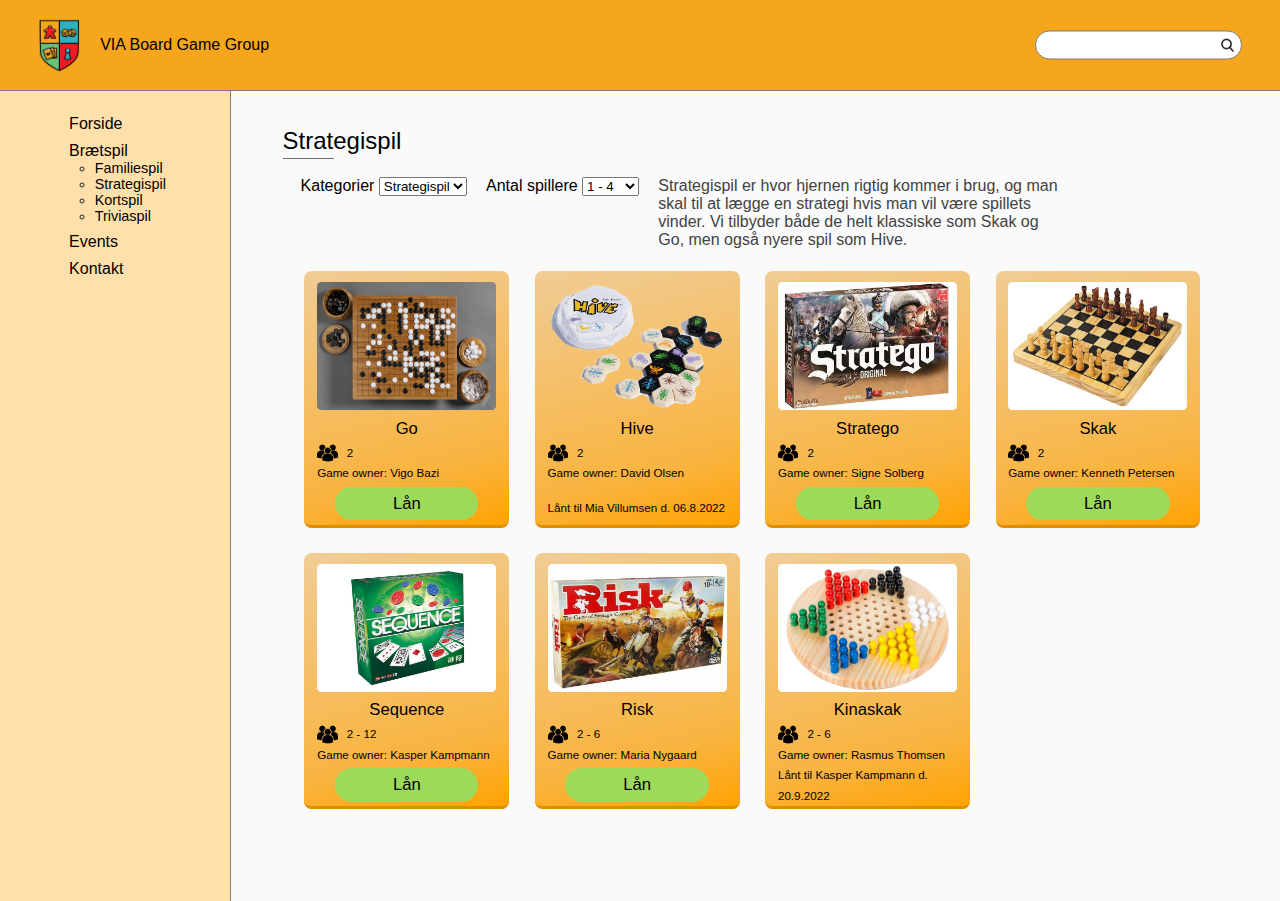
<file: pages/strategispil.html>
<!--
  Author: Sebastian Cedbak Bak
  Description: This is a page that contains the family board games of the website
-->

<!DOCTYPE html>
<html lang="da">
  <head>
    <!-- Defines charset to use -->
    <meta charset="utf-8">

    <!-- Imports CSS styling -->
    <link rel="stylesheet" href="../styles.css">

    <!-- Sets the title of this page -->
    <title>Strategispil - VIA Board Game Group</title>

    <!-- Sets the favicon of this page -->
    <link rel="icon" type="image/png" href="../images/icon.png">
  </head>

  <body>
    <div>

      <!-- This is the horizontal navigation bar at the top of the page -->
      <div id="horiNavBar">

        <!-- Our logo and website name -->
        <img id="horiNavBarLogo" src="../images/icon.png" alt="Logo">
        <h1 id="horiNavBarTitle">VIA Board Game Group</h1>

        <!-- This is our search field -->
        <div id="horiNavBarSearchCon">
          <img
            id="horiNavBarSearchIcon"
            src="../images/search.png"
            alt="Search
            Icon">
        </div>
      </div>

      <!-- This is the vertical navigation bar at the left side of the page -->
      <div id="vertNavBar">
        <!-- This unordered list contains links to all the different pages of our website -->
        <ul id="vertNavBarList">
          <li class="vertNavBarHeader"><a href="index.html">Forside</a></li>
          <li class="vertNavBarHeader">
            <a href="brætspil.html">Brætspil</a>
            <ul class="vertNavBarSubList">
              <li><a href="familiespil.html">Familiespil</a></li>
              <li><a href="strategispil.html">Strategispil</a></li>
              <li><a href="kortspil.html">Kortspil</a></li>
              <li><a href="triviaspil.html">Triviaspil</a></li>
            </ul>
          </li>
          <li class="vertNavBarHeader"><a href="events.html">Events</a></li>
          <li class="vertNavBarHeader"><a href="kontakt.html">Kontakt</a></li>
        </ul>
      </div>

      <!-- Main content -->
      <div id="mainCon">

        <!-- The title of the page -->
        <h2 class="pageHeader">Strategispil</h2>
        <div class="smallDivider"></div>

        <!-- Filter options -->
        <div id="filterCon">

          <!-- Drop down menu of game types -->
          <div class="dropDownMenu">
            <label>Kategorier</label>
            <select name="kategorier">
              <option value="allespil">Alle spil</option>
              <option value="familiespil">Familiespil</option>
              <option value="strategispil" selected="selected">
                Strategispil
              </option>
              <option value="kortspil">Kortspil</option>
              <option value="triviaspil">Triviaspil</option>
            </select>
          </div>

          <!-- Drop down menu that selects number of players, for a given game -->
          <div class="dropDownMenu">
            <label>Antal spillere</label>
            <select name="antal_spillere">
              <option value="2-4">1 - 4</option>
              <option value="4-8">4 - 8</option>
              <option value="8-16">8 - 16</option>
              <option value="16+">16+</option>
            </select>
          </div>
        </div>

        <!-- Category description -->
        <p id="kategoriBeskrivelse">
          Strategispil er hvor hjernen rigtig kommer i brug, og man skal til at
          lægge en strategi hvis man vil være spillets vinder. Vi tilbyder både
          de helt klassiske som Skak og Go, men også nyere spil som Hive.
        </p>

        <!-- The board games 
        This div contains all the game "cards". Each card contains an image,
        game name, number of players, game owner, and possible lent to and lent date.
        -->
        <div id="boardGamesCon">

          <!-- Go -->
          <div class="boardGameCard">
            <div class="boardGameCardBottom"></div>
            <img
              class="boardGameCardImage"
              src="../images/brætspil/go.png"
              alt="Go">
            <p class="boardGameCardTitle">Go</p>
            <div class="boardGameCardPlayersCon">
              <img
                class="boardGameCardPlayersImg"
                src="../images/people.png"
                alt="boardGameCardPlayersImg">
              <p class="boardGameCardText">2</p>
            </div>
            <p class="boardGameCardText">Game owner: Vigo Bazi</p>
            <div class="boardGameCardButton">Lån</div>
          </div>

          <!-- Hive -->
          <div class="boardGameCard">
            <div class="boardGameCardBottom"></div>
            <img
              class="boardGameCardImage"
              src="../images/brætspil/hive.png"
              alt="Hive">
            <p class="boardGameCardTitle">Hive</p>
            <div class="boardGameCardPlayersCon">
              <img
                class="boardGameCardPlayersImg"
                src="../images/people.png"
                alt="boardGameCardPlayersImg">
              <p class="boardGameCardText">2</p>
            </div>
            <p class="boardGameCardText gameOwnerText">
              Game owner: David Olsen
            </p>
            <p class="boardGameCardText">
              Lånt til Mia Villumsen d. 06.8.2022
            </p>
          </div>

          <!-- Stratego -->
          <div class="boardGameCard">
            <div class="boardGameCardBottom"></div>
            <img
              class="boardGameCardImage"
              src="../images/brætspil/stratego.jpg"
              alt="Stratego">
            <p class="boardGameCardTitle">Stratego</p>
            <div class="boardGameCardPlayersCon">
              <img
                class="boardGameCardPlayersImg"
                src="../images/people.png"
                alt="boardGameCardPlayersImg">
              <p class="boardGameCardText">2</p>
            </div>
            <p class="boardGameCardText">Game owner: Signe Solberg</p>
            <div class="boardGameCardButton">Lån</div>
          </div>

          <!-- Chess -->
          <div class="boardGameCard">
            <div class="boardGameCardBottom"></div>
            <img
              class="boardGameCardImage"
              src="../images/brætspil/chess.jpg"
              alt="Chess">
            <p class="boardGameCardTitle">Skak</p>
            <div class="boardGameCardPlayersCon">
              <img
                class="boardGameCardPlayersImg"
                src="../images/people.png"
                alt="boardGameCardPlayersImg">
              <p class="boardGameCardText">2</p>
            </div>
            <p class="boardGameCardText">Game owner: Kenneth Petersen</p>
            <div class="boardGameCardButton">Lån</div>
          </div>

          <!-- Sequence -->
          <div class="boardGameCard">
            <div class="boardGameCardBottom"></div>
            <img
              class="boardGameCardImage"
              src="../images/brætspil/sequence.jpg"
              alt="Sequence">
            <p class="boardGameCardTitle">Sequence</p>
            <div class="boardGameCardPlayersCon">
              <img
                class="boardGameCardPlayersImg"
                src="../images/people.png"
                alt="boardGameCardPlayersImg">
              <p class="boardGameCardText">2 - 12</p>
            </div>
            <p class="boardGameCardText">Game owner: Kasper Kampmann</p>
            <div class="boardGameCardButton">Lån</div>
          </div>

          <!-- Risk -->
          <div class="boardGameCard">
            <div class="boardGameCardBottom"></div>
            <img
              class="boardGameCardImage"
              src="../images/brætspil/risk.jpeg"
              alt="Risk">
            <p class="boardGameCardTitle">Risk</p>
            <div class="boardGameCardPlayersCon">
              <img
                class="boardGameCardPlayersImg"
                src="../images/people.png"
                alt="boardGameCardPlayersImg">
              <p class="boardGameCardText">2 - 6</p>
            </div>
            <p class="boardGameCardText">Game owner: Maria Nygaard</p>
            <div class="boardGameCardButton">Lån</div>
          </div>

          <!-- Chinese checkers (kinaskak) -->
          <div class="boardGameCard">
            <div class="boardGameCardBottom"></div>
            <img
              class="boardGameCardImage"
              src="../images/brætspil/chineseCheckers.jpg"
              alt="Chinsese Checkers">
            <p class="boardGameCardTitle">Kinaskak</p>
            <div class="boardGameCardPlayersCon">
              <img
                class="boardGameCardPlayersImg"
                src="../images/people.png"
                alt="boardGameCardPlayersImg">
              <p class="boardGameCardText">2 - 6</p>
            </div>
            <p class="boardGameCardText">Game owner: Rasmus Thomsen</p>
            <p class="boardGameCardText">
              Lånt til Kasper Kampmann d. 20.9.2022
            </p>
          </div>
        </div>

        <!-- Some extra space in the bottom of the page -->
        <div class="bottomSpace"></div>
      </div>
    </div>
  </body>
</html>
</file>
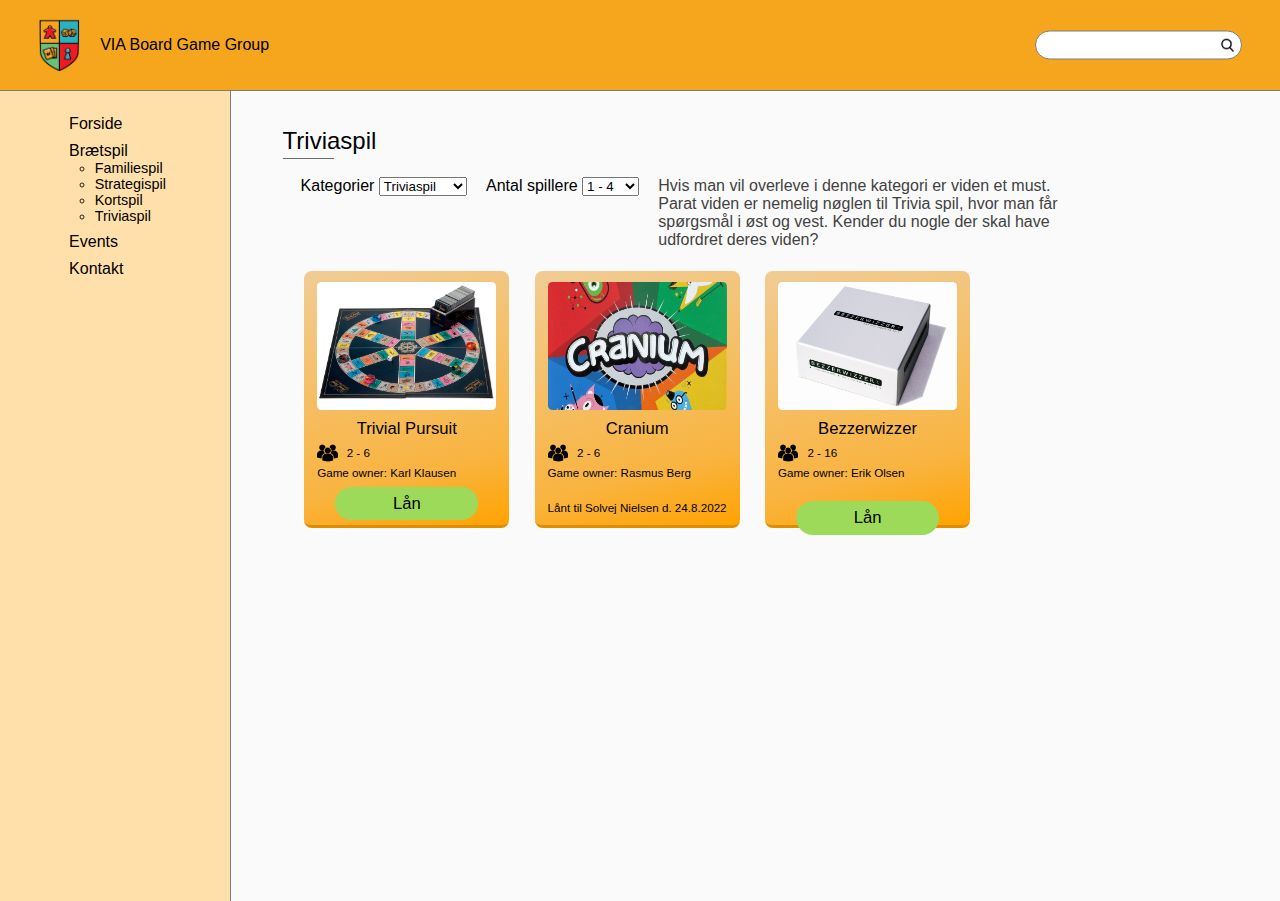
<file: pages/triviaspil.html>
<!--
  Author: Sebastian Cedbak Bak
  Description: This is a page that contains the family board games of the website
-->

<!DOCTYPE html>
<html lang="da">
  <head>
    <!-- Defines charset to use -->
    <meta charset="utf-8">

    <!-- Imports CSS styling -->
    <link rel="stylesheet" href="../styles.css">

    <!-- Sets the title of this page -->
    <title>Triviaspil - VIA Board Game Group</title>

    <!-- Sets the favicon of this page -->
    <link rel="icon" type="image/png" href="../images/icon.png">
  </head>

  <body>
    <div>

      <!-- This is the horizontal navigation bar at the top of the page -->
      <div id="horiNavBar">

        <!-- Our logo and website name -->
        <img id="horiNavBarLogo" src="../images/icon.png" alt="Logo">
        <h1 id="horiNavBarTitle">VIA Board Game Group</h1>

        <!-- This is our search field -->
        <div id="horiNavBarSearchCon">
          <img id="horiNavBarSearchIcon" src="../images/search.png" alt="Search
            Icon">
        </div>
      </div>

      <!-- This is the vertical navigation bar at the left side of the page -->
      <div id="vertNavBar">
        <!-- This unordered list contains links to all the different pages of our website -->
        <ul id="vertNavBarList">
          <li class="vertNavBarHeader"><a href="index.html">Forside</a></li>
          <li class="vertNavBarHeader">
            <a href="brætspil.html">Brætspil</a>
            <ul class="vertNavBarSubList">
              <li><a href="familiespil.html">Familiespil</a></li>
              <li><a href="strategispil.html">Strategispil</a></li>
              <li><a href="kortspil.html">Kortspil</a></li>
              <li><a href="triviaspil.html">Triviaspil</a></li>
            </ul>
          </li>
          <li class="vertNavBarHeader"><a href="events.html">Events</a></li>
          <li class="vertNavBarHeader"><a href="kontakt.html">Kontakt</a></li>
        </ul>
      </div>

      <!-- Main content -->
      <div id="mainCon">

        <!-- The title of the page -->
        <h2 class="pageHeader">Triviaspil</h2>
        <div class="smallDivider"></div>

        <!-- Filter options -->
        <div id="filterCon">

          <!-- Drop down menu of game types -->
          <div class="dropDownMenu">
            <label>Kategorier</label>
            <select name="kategorier">
              <option value="allespil">Alle spil</option>
              <option value="familiespil">Familiespil</option>
              <option value="strategispil">Strategispil</option>
              <option value="kortspil">Kortspil</option>
              <option value="triviaspil" selected="selected">Triviaspil</option>
            </select>
          </div>

          <!-- Drop down menu that selects number of players, for a given game -->
          <div class="dropDownMenu">
            <label>Antal spillere</label>
            <select name="antal_spillere">
              <option value="2-4">1 - 4</option>
              <option value="4-8">4 - 8</option>
              <option value="8-16">8 - 16</option>
              <option value="16+">16+</option>
            </select>
          </div>
        </div>

        <!-- Category description -->
        <p id="kategoriBeskrivelse">
          Hvis man vil overleve i denne kategori er viden et must. Parat viden
          er nemelig nøglen til Trivia spil, hvor man får spørgsmål i øst og
          vest. Kender du nogle der skal have udfordret deres viden?
        </p>

        <!-- The board games 
        This div contains all the game "cards". Each card contains an image,
        game name, number of players, game owner, and possible lent to and lent date.
        -->
        <div id="boardGamesCon">

          <!-- Trivia Pursuit -->
          <div class="boardGameCard">
            <div class="boardGameCardBottom"></div>
            <img class="boardGameCardImage"
              src="../images/brætspil/trivialPursuit.jpg" alt="Trivial Pursuit">
            <p class="boardGameCardTitle">Trivial Pursuit</p>
            <div class="boardGameCardPlayersCon">
              <img class="boardGameCardPlayersImg" src="../images/people.png"
                alt="People icon">
              <p class="boardGameCardText">2 - 6</p>
            </div>
            <p class="boardGameCardText">Game owner: Karl Klausen</p>
            <div class="boardGameCardButton">Lån</div>
          </div>

          <!-- Cranium -->
          <div class="boardGameCard">
            <div class="boardGameCardBottom"></div>
            <img class="boardGameCardImage" src="../images/brætspil/cranium.jpg"
              alt="Cranium">
            <p class="boardGameCardTitle">Cranium</p>
            <div class="boardGameCardPlayersCon">
              <img class="boardGameCardPlayersImg" src="../images/people.png"
                alt="People icon">
              <p class="boardGameCardText">2 - 6</p>
            </div>
            <p class="boardGameCardText gameOwnerText">Game owner: Rasmus Berg</p>
            <p class="boardGameCardText">Lånt til Solvej Nielsen d. 24.8.2022</p>
          </div>

          <!-- Bezzerwizzer -->
          <div class="boardGameCard">
            <div class="boardGameCardBottom"></div>
            <img class="boardGameCardImage"
              src="../images/brætspil/bezzerwizzer.jpg" alt="Bezzerwizzer">
            <p class="boardGameCardTitle">Bezzerwizzer</p>
            <div class="boardGameCardPlayersCon">
              <img class="boardGameCardPlayersImg" src="../images/people.png"
                alt="People icon">
              <p class="boardGameCardText">2 - 16</p>
            </div>
            <p class="boardGameCardText gameOwnerText">Game owner: Erik Olsen</p>
            <div class="boardGameCardButton">Lån</div>
          </div>
        </div>

        <!-- Some extra space in the bottom of the page -->
        <div class="bottomSpace"></div>
      </div>
    </div>
  </body>
</html>
</file>
<file: styles.css>
/* Styling for the board game pages [START], Author: Sebastian Cedbak Bak */
/**/
/**/

* {
  margin: 0;
  padding: 0;
  font-family: "Segoe UI", Tahoma, Geneva, Verdana, sans-serif;
}

a {
  text-decoration: none;
  color: black;
}

a:hover {
  color: #d88c0a;
}

#horiNavBar {
  width: 100%;
  height: 10vh;
  background-color: #f6a61d;
  border-bottom: solid 1px rgb(125, 125, 125);
}

#horiNavBarLogo {
  height: 60%;
  top: 50%;
  transform: translateY(-50%);
  position: relative;
  margin: auto;
  margin-left: 3vw;
  float: left;
}

#horiNavBarTitle {
  font-size: 1em;
  line-height: 10vh;
  /* Same height as orange area of horiNavBar */
  margin-left: 20px;
  float: left;
  font-weight: 500;
}

#horiNavBarSearchCon {
  width: 16vw;
  height: 3vh;
  background-color: white;
  float: right;
  border-radius: 100px;
  top: 50%;
  transform: translateY(-50%);
  position: relative;
  margin-right: 3vw;
  border: solid 1px rgb(125, 125, 125);
}

#horiNavBarSearchIcon {
  height: 50%;
  float: right;
  top: 50%;
  transform: translateY(-50%);
  position: relative;
  margin-right: 0.5vw;
}

#vertNavBar {
  float: left;
  width: 18vw;
  background-color: #ffe0aa;
  height: 90vh;
  border-right: solid 1px rgb(125, 125, 125);
}

#vertNavBarList {
  left: 30%;
  top: 3%;
  position: relative;
  font-size: 1em;
  list-style-type: none;
}

.vertNavBarHeader {
  margin-bottom: 1vh;
}

.vertNavBarSubList {
  margin-left: 2vw;
  list-style-type: circle;
  font-size: 0.9em;
  color: rgb(39, 39, 39);
}

#mainCon {
  padding-top: 4vh;
  padding-left: 4vw;
  background-color: rgb(250, 250, 250);
  height: 86vh;
  overflow-y: scroll;
}

.pageHeader {
  font-size: 1.5em;
  font-weight: 500;
}

.smallDivider {
  width: 4vw;
  height: 0.2vh;
  background-color: rgb(108, 108, 108);
  margin-top: 0.3vh;
}

#kategoriBeskrivelse {
  display: inline-block;
  color: #424242;
  width: 32vw;
}

#filterCon {
  margin: 2vh;
  width: 40vw;
}

.dropDownMenu {
  float: left;
  margin-right: 1.5vw;
}

#boardGamesCon {
  padding: 1vh;
  overflow: auto;
}

.boardGameCard {
  width: 14vw;
  height: 18vw;
  border-radius: 0.6vw;
  padding: 1vw;
  float: left;
  margin: 1vw;
  font-size: 1.3vw;
  /* Scale font-size with viewport, since boardGameCards themselves are scaled by viewport */
  background: linear-gradient(166deg,
      rgba(240, 204, 148, 1) 0%,
      rgba(249, 180, 64, 1) 75%,
      rgba(255, 162, 0, 1) 100%);
}

.bottomSpace {
  height: 2vh;
  width: 100%;
}

.boardGameCardBottom {
  width: 16vw;
  margin-left: -1vw;
  border-radius: 0.6vw;
  border-bottom: solid 0.4vh rgb(224, 142, 1);
  height: 1vw;
  margin-bottom: -19.2vw;
  margin-top: 17.8vw;
}

.boardGameCardText {
  line-height: 1.6vw;
  font-size: 0.7em;
}

.boardGameCardTitle {
  align-self: center;
  margin: auto;
  text-align: center;
  font-size: 1em;
  padding: 0.3vw;
}

.boardGameCardTitleSmall {
  align-self: center;
  margin: auto;
  text-align: center;
  font-size: 0.8em;
  padding: 0.3vw;
}

.boardGameCardPlayersImg {
  width: 1.6vw;
  float: left;
  margin-right: 1vh;
  height: 1.6vw;
}

.boardGameCardImage {
  width: 100%;
  border-radius: 0.5vh;
  max-height: 10vw;
  min-height: 10vw;
}

.boardGameCardButton {
  width: 80%;
  height: 2em;
  margin: auto;
  background-color: #9eda59;
  text-align: center;
  position: relative;
  line-height: 2em;
  border-radius: 100px;
  margin-top: 0.2em;
}

.gameOwnerText {
  height: 3em;
}

.boardGameCardButton:hover {
  background-color: #a7dc6b;
  cursor: pointer;
}

/**/
/**/
/* Styling for the board game pages [END] */


/* Styling for front page (index.html) begins here */

#front_page_container {
  height: 90vh;
  overflow-y: scroll;
}

.front_page_section {
  margin-bottom: 100px;
  margin-left: 100px;
  margin-top: 30px;
  margin-right: 100px;
  overflow: auto;
  /* Avoid horizontal scrollbar when image+margin does fit within its parent (#front_page_container) */
  overflow-x: hidden;
}

.front_page_section img {
  width: 400px;
}

/* Alternate between image on left and right side */
.front_page_section:nth-child(odd) img {
  margin-left: 100px;
  float: right;
}

.front_page_section:nth-child(even) img {
  margin-right: 100px;
  float: left;
}

/* Styling for front page (index.html) ends here */

/* Styling for event page (event.html) starts here */

.center {
  margin-left: auto;
  margin-right: auto;
}

#tabel1 {
  font-family: arial, sans-serif;
  border-collapse: collapse;
  width: 50%;
  right: 10px;
  left: 50%;
  margin-bottom: 3vh;
}

.Event {
  background-image: url(images/boardgame_pieces.jpeg);
  background-size: cover;
  overflow-y: scroll;
  height: 90vh;
}

.Event h1 {
  text-align: center;
}

td,
th {
  border: 1px solid black;
  text-align: left;
  padding: 8px;
  background-color: lightgoldenrodyellow;
  border-color: black;
}

tr :nth-child(even) {
  background-color: lightblue;
}

#facebook {
  margin-left: 500px;
}

/* Styling for event page (event.html) ends here */
</file>
<file: b.css>
/* Styling for contact page (kontakt.html) ends here */

body {
    background-color: white;
}

#horiNavBar {
    width: 100%;
    height: 200px;
    background-color: rgb(203, 155, 32);
}

div {
    border: 20px;
}

#vertNavBar {
    float: left;
    width: 400px;
    background-color: rgb(87, 190, 173);
    height: 2000px;
}

h2 {
    color: black;
    text-align: center;
    font-family: Georgia, 'Times New Roman', Times, serif;
    font-size: 40px;
    border-style: inset;

}

#info {
    color: black;
    text-align: center;
    font-family: Georgia, 'Times New Roman', Times, serif;
    font-size: 16px;
}

#Persons {
    border: 5px solid rgb(204, 172, 92);
}

#Oumar {
    border: 30px solid rgb(203, 155, 32);
}

#Simone {
    border: 30px solid rgb(203, 155, 32);
}

#Rune {
    border: 30px solid rgb(203, 155, 32);
}

#Bak {
    border: 30px solid rgb(203, 155, 32);
}

img {
    float: left
}
</file>
